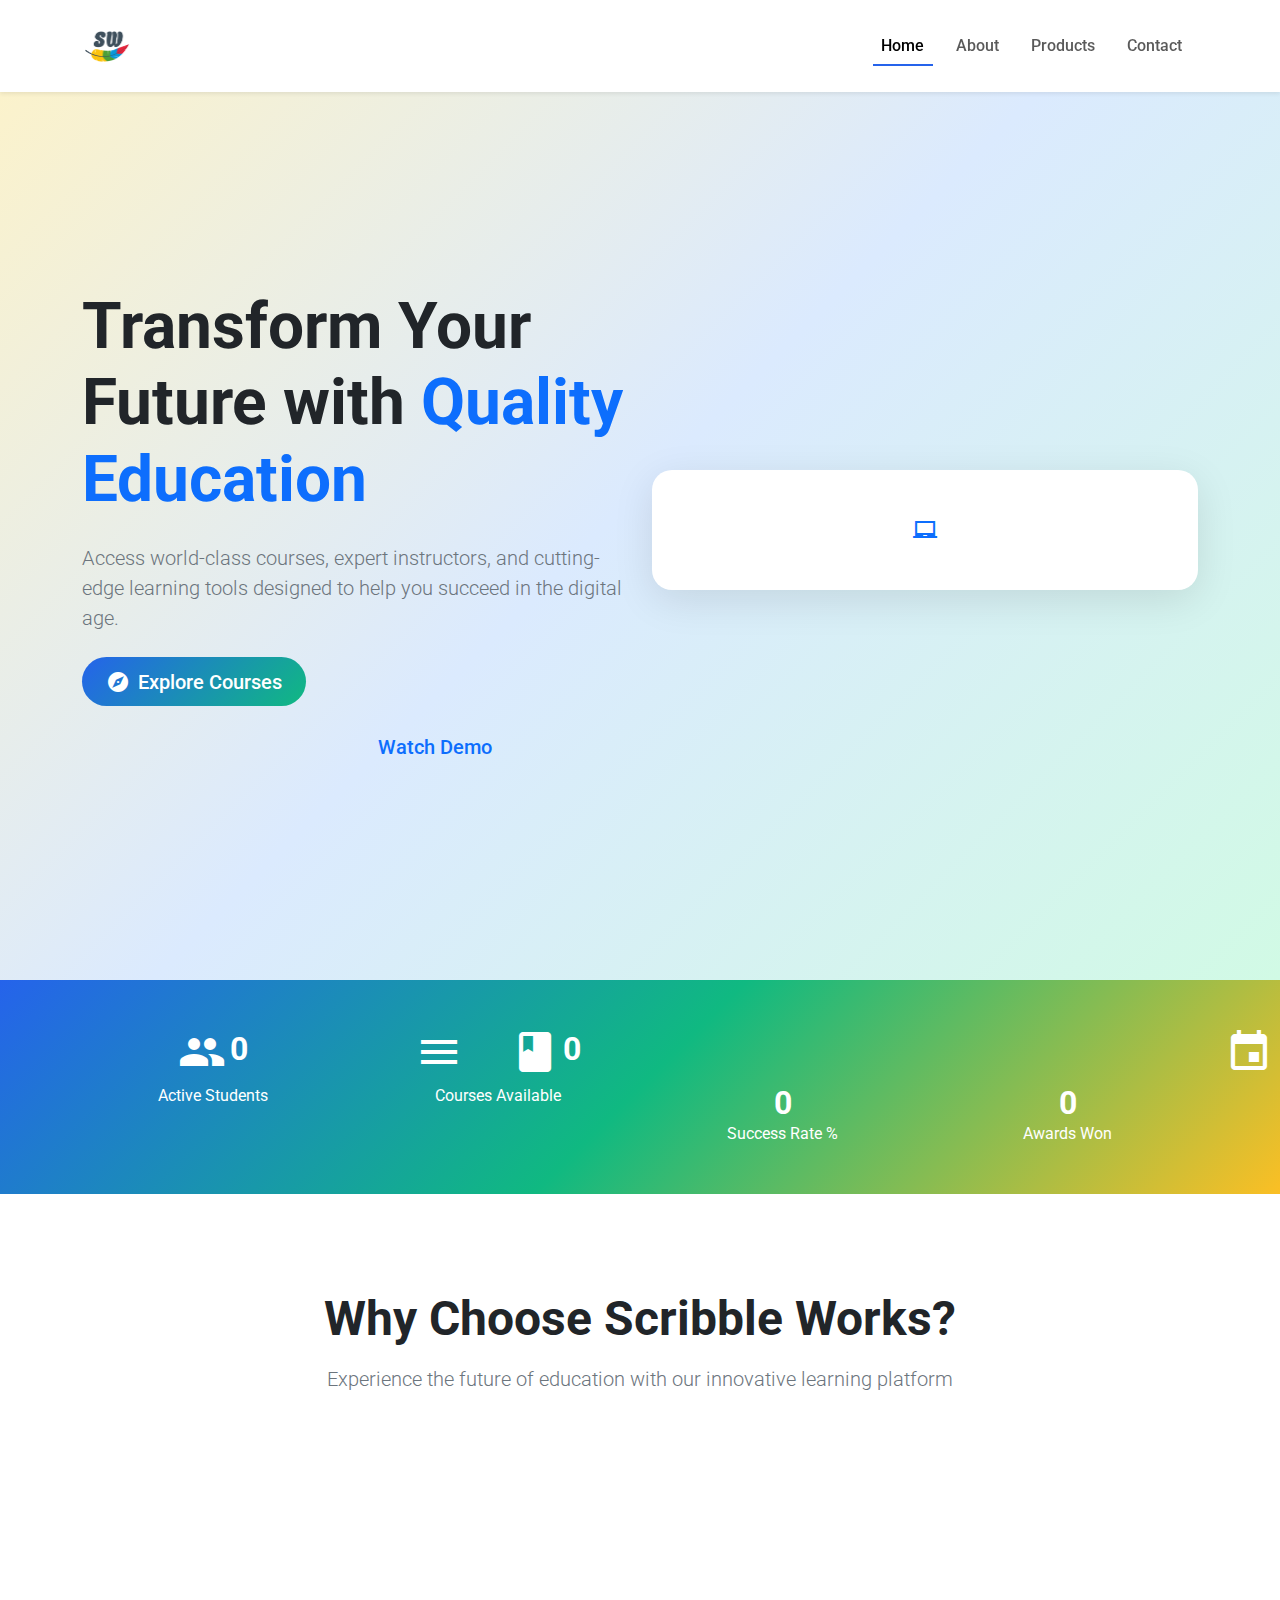
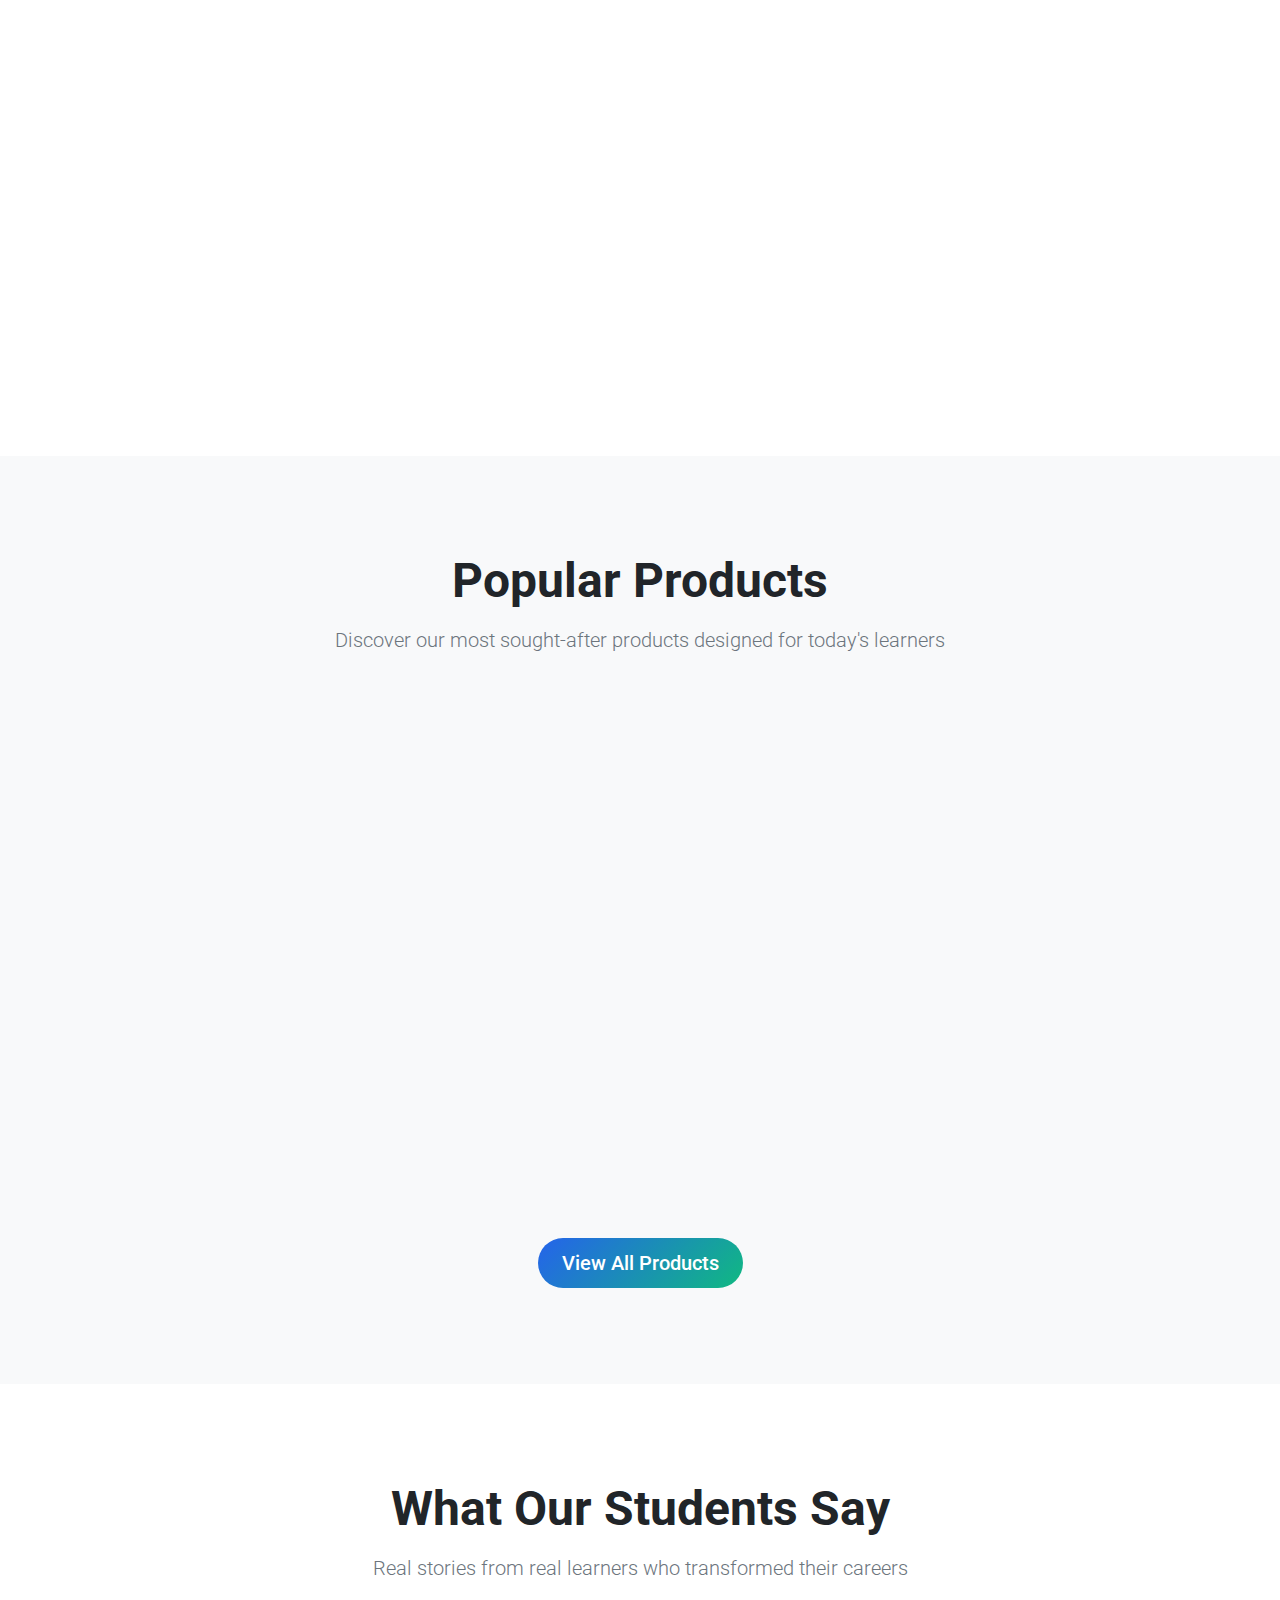
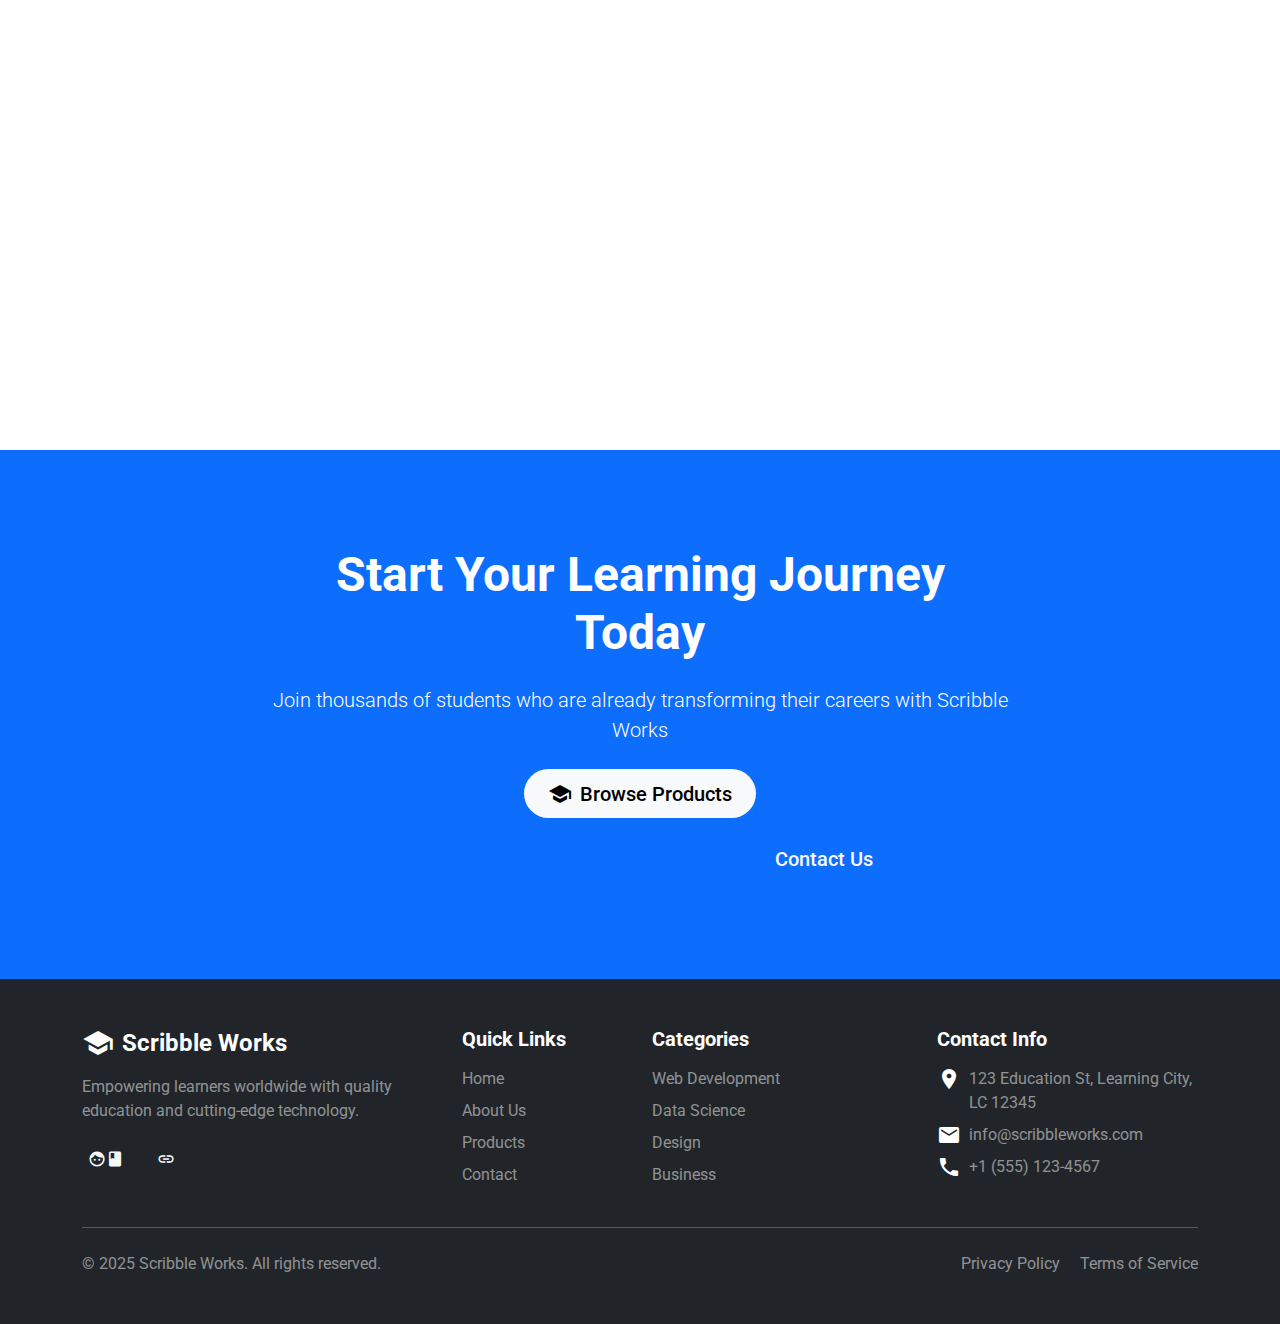
<file: index.html>
<!DOCTYPE html>
<html lang="en">

<head>
    <meta charset="UTF-8">
    <meta name="viewport" content="width=device-width, initial-scale=1.0">
    <title>Scribble Works - Transform Your Learning Journey</title>

    <!-- Bootstrap CSS -->
    <link href="https://cdn.jsdelivr.net/npm/bootstrap@5.3.2/dist/css/bootstrap.min.css" rel="stylesheet">

    <!-- Material UI Icons -->
    <link href="https://fonts.googleapis.com/icon?family=Material+Icons" rel="stylesheet">
    <link href="https://fonts.googleapis.com/css2?family=Roboto:wght@300;400;500;700&display=swap" rel="stylesheet">

    <!-- Custom CSS -->
    <link rel="stylesheet" href="/styles/styles.css">
</head>

<body>
    <!-- Navigation -->
    <nav class="navbar navbar-expand-lg navbar-light bg-white shadow-sm fixed-top">
        <div class="container">
            <a class="navbar-brand d-flex align-items-center" href="index.html">
                <img src="/img/logo.png" height="50" alt="">
            </a>
            <button class="navbar-toggler" type="button" data-bs-toggle="collapse" data-bs-target="#navbarNav">
                <span class="navbar-toggler-icon"></span>
            </button>
            <div class="collapse navbar-collapse" id="navbarNav">
                <ul class="navbar-nav ms-auto">
                    <li class="nav-item">
                        <a class="nav-link active" href="index.html">Home</a>
                    </li>
                    <li class="nav-item">
                        <a class="nav-link" href="about.html">About</a>
                    </li>
                    <li class="nav-item">
                        <a class="nav-link" href="products.html">Products</a>
                    </li>
                    <li class="nav-item">
                        <a class="nav-link" href="contact.html">Contact</a>
                    </li>
                </ul>
            </div>
        </div>
    </nav>

    <!-- Hero Section -->
    <section class="hero-section">
        <div class="container">
            <div class="row align-items-center min-vh-100">
                <div class="col-lg-6">
                    <div class="hero-content">
                        <h1 class="display-3 fw-bold mb-4 animate-fade-in">
                            Transform Your Future with <span class="text-primary">Quality Education</span>
                        </h1>
                        <p class="lead mb-4 text-muted">
                            Access world-class courses, expert instructors, and cutting-edge learning tools designed to
                            help you succeed in the digital age.
                        </p>
                        <div class="d-flex gap-3 flex-wrap">
                            <a href="courses.html" class="btn btn-primary btn-lg">
                                <span class="material-icons align-middle me-2">explore</span>
                                Explore Courses
                            </a>
                            <a href="#features" class="btn btn-outline-primary btn-lg">
                                <span class="material-icons align-middle me-2">play_circle</span>
                                Watch Demo
                            </a>
                        </div>
                    </div>
                </div>
                <div class="col-lg-6">
                    <div class="hero-image text-center">
                        <div class="floating-card">
                            <span class="material-icons display-1 text-primary">laptop_chromebook</span>
                        </div>
                    </div>
                </div>
            </div>
        </div>
    </section>

    <!-- Stats Section -->
    <section class="stats-section py-5 bg-primary text-white">
        <div class="container">
            <div class="row text-center">
                <div class="col-md-3 col-6 mb-4 mb-md-0">
                    <div class="stat-item">
                        <span class="material-icons mb-2" style="font-size: 48px;">people</span>
                        <h2 class="fw-bold mb-0 counter" data-target="50000">0</h2>
                        <p class="mb-0">Active Students</p>
                    </div>
                </div>
                <div class="col-md-3 col-6 mb-4 mb-md-0">
                    <div class="stat-item">
                        <span class="material-icons mb-2" style="font-size: 48px;">menu_book</span>
                        <h2 class="fw-bold mb-0 counter" data-target="500">0</h2>
                        <p class="mb-0">Courses Available</p>
                    </div>
                </div>
                <div class="col-md-3 col-6">
                    <div class="stat-item">
                        <span class="material-icons mb-2" style="font-size: 48px;">verified</span>
                        <h2 class="fw-bold mb-0 counter" data-target="95">0</h2>
                        <p class="mb-0">Success Rate %</p>
                    </div>
                </div>
                <div class="col-md-3 col-6">
                    <div class="stat-item">
                        <span class="material-icons mb-2" style="font-size: 48px;">emoji_events</span>
                        <h2 class="fw-bold mb-0 counter" data-target="15">0</h2>
                        <p class="mb-0">Awards Won</p>
                    </div>
                </div>
            </div>
        </div>
    </section>

    <!-- Features Section -->
    <section id="features" class="py-5">
        <div class="container py-5">
            <div class="row mb-5">
                <div class="col-lg-8 mx-auto text-center">
                    <h2 class="display-5 fw-bold mb-3">Why Choose Scribble Works?</h2>
                    <p class="lead text-muted">Experience the future of education with our innovative learning platform
                    </p>
                </div>
            </div>
            <div class="row g-4">
                <div class="col-lg-4 col-md-6">
                    <div class="card feature-card h-100 border-0 shadow-sm">
                        <div class="card-body p-4">
                            <div
                                class="feature-icon bg-primary bg-opacity-10 rounded-circle d-inline-flex align-items-center justify-content-center mb-3">
                                <span class="material-icons text-primary" style="font-size: 36px;">psychology</span>
                            </div>
                            <h4 class="fw-bold mb-3">Expert Instructors</h4>
                            <p class="text-muted mb-0">Learn from industry professionals with years of real-world
                                experience and proven teaching methods.</p>
                        </div>
                    </div>
                </div>
                <div class="col-lg-4 col-md-6">
                    <div class="card feature-card h-100 border-0 shadow-sm">
                        <div class="card-body p-4">
                            <div
                                class="feature-icon bg-success bg-opacity-10 rounded-circle d-inline-flex align-items-center justify-content-center mb-3">
                                <span class="material-icons text-success" style="font-size: 36px;">access_time</span>
                            </div>
                            <h4 class="fw-bold mb-3">Flexible Learning</h4>
                            <p class="text-muted mb-0">Study at your own pace, anytime and anywhere. Our platform is
                                available 24/7 on all devices.</p>
                        </div>
                    </div>
                </div>
                <div class="col-lg-4 col-md-6">
                    <div class="card feature-card h-100 border-0 shadow-sm">
                        <div class="card-body p-4">
                            <div
                                class="feature-icon bg-warning bg-opacity-10 rounded-circle d-inline-flex align-items-center justify-content-center mb-3">
                                <span class="material-icons text-warning"
                                    style="font-size: 36px;">workspace_premium</span>
                            </div>
                            <h4 class="fw-bold mb-3">Certified Programs</h4>
                            <p class="text-muted mb-0">Earn recognized certificates and credentials that boost your
                                career prospects.</p>
                        </div>
                    </div>
                </div>
                <div class="col-lg-4 col-md-6">
                    <div class="card feature-card h-100 border-0 shadow-sm">
                        <div class="card-body p-4">
                            <div
                                class="feature-icon bg-info bg-opacity-10 rounded-circle d-inline-flex align-items-center justify-content-center mb-3">
                                <span class="material-icons text-info" style="font-size: 36px;">groups</span>
                            </div>
                            <h4 class="fw-bold mb-3">Community Support</h4>
                            <p class="text-muted mb-0">Join a vibrant community of learners and collaborate on projects
                                together.</p>
                        </div>
                    </div>
                </div>
                <div class="col-lg-4 col-md-6">
                    <div class="card feature-card h-100 border-0 shadow-sm">
                        <div class="card-body p-4">
                            <div
                                class="feature-icon bg-danger bg-opacity-10 rounded-circle d-inline-flex align-items-center justify-content-center mb-3">
                                <span class="material-icons text-danger" style="font-size: 36px;">trending_up</span>
                            </div>
                            <h4 class="fw-bold mb-3">Career Growth</h4>
                            <p class="text-muted mb-0">Get career counseling, job placement assistance, and networking
                                opportunities.</p>
                        </div>
                    </div>
                </div>
                <div class="col-lg-4 col-md-6">
                    <div class="card feature-card h-100 border-0 shadow-sm">
                        <div class="card-body p-4">
                            <div
                                class="feature-icon bg-secondary bg-opacity-10 rounded-circle d-inline-flex align-items-center justify-content-center mb-3">
                                <span class="material-icons text-secondary" style="font-size: 36px;">update</span>
                            </div>
                            <h4 class="fw-bold mb-3">Latest Content</h4>
                            <p class="text-muted mb-0">Stay ahead with regularly updated courses aligned with industry
                                trends.</p>
                        </div>
                    </div>
                </div>
            </div>
        </div>
    </section>

    <!-- Popular Products Section -->
    <section class="py-5 bg-light">
        <div class="container py-5">
            <div class="row mb-5">
                <div class="col-lg-8 mx-auto text-center">
                    <h2 class="display-5 fw-bold mb-3">Popular Products</h2>
                    <p class="lead text-muted">Discover our most sought-after products designed for today's learners</p>
                </div>
            </div>
            <div class="row g-4">
                <div class="col-lg-4 col-md-6">
                    <div class="card course-card h-100 border-0 shadow-sm">
                        <div class="card-img-top bg-primary bg-gradient d-flex align-items-center justify-content-center"
                            style="height: 200px;">
                            <span class="material-icons text-white" style="font-size: 72px;">code</span>
                        </div>
                        <div class="card-body">
                            <span class="badge bg-primary mb-2">Development</span>
                            <h5 class="card-title fw-bold">Full Stack Web Development</h5>
                            <p class="card-text text-muted">Master HTML, CSS, JavaScript, React, Node.js, and MongoDB to
                                become a complete web developer.</p>
                            <div class="d-flex align-items-center justify-content-between mt-3">
                                <div class="d-flex align-items-center">
                                    <span class="material-icons text-warning me-1">star</span>
                                    <span class="fw-bold">4.8</span>
                                    <span class="text-muted ms-1">(2,450)</span>
                                </div>
                                <span class="fw-bold text-primary">$99</span>
                            </div>
                        </div>
                        <div class="card-footer bg-white border-0">
                            <a href="products.html" class="btn btn-outline-primary w-100">Learn More</a>
                        </div>
                    </div>
                </div>
                <div class="col-lg-4 col-md-6">
                    <div class="card course-card h-100 border-0 shadow-sm">
                        <div class="card-img-top bg-success bg-gradient d-flex align-items-center justify-content-center"
                            style="height: 200px;">
                            <span class="material-icons text-white" style="font-size: 72px;">analytics</span>
                        </div>
                        <div class="card-body">
                            <span class="badge bg-success mb-2">Data Science</span>
                            <h5 class="card-title fw-bold">Data Science & Machine Learning</h5>
                            <p class="card-text text-muted">Learn Python, pandas, scikit-learn, and deep learning to
                                analyze data and build ML models.</p>
                            <div class="d-flex align-items-center justify-content-between mt-3">
                                <div class="d-flex align-items-center">
                                    <span class="material-icons text-warning me-1">star</span>
                                    <span class="fw-bold">4.9</span>
                                    <span class="text-muted ms-1">(1,890)</span>
                                </div>
                                <span class="fw-bold text-primary">$129</span>
                            </div>
                        </div>
                        <div class="card-footer bg-white border-0">
                            <a href="products.html" class="btn btn-outline-primary w-100">Learn More</a>
                        </div>
                    </div>
                </div>
                <div class="col-lg-4 col-md-6">
                    <div class="card course-card h-100 border-0 shadow-sm">
                        <div class="card-img-top bg-warning bg-gradient d-flex align-items-center justify-content-center"
                            style="height: 200px;">
                            <span class="material-icons text-white" style="font-size: 72px;">palette</span>
                        </div>
                        <div class="card-body">
                            <span class="badge bg-warning mb-2">Design</span>
                            <h5 class="card-title fw-bold">UI/UX Design Mastery</h5>
                            <p class="card-text text-muted">Create stunning user interfaces and experiences with Figma,
                                Adobe XD, and design principles.</p>
                            <div class="d-flex align-items-center justify-content-between mt-3">
                                <div class="d-flex align-items-center">
                                    <span class="material-icons text-warning me-1">star</span>
                                    <span class="fw-bold">4.7</span>
                                    <span class="text-muted ms-1">(1,234)</span>
                                </div>
                                <span class="fw-bold text-primary">$89</span>
                            </div>
                        </div>
                        <div class="card-footer bg-white border-0">
                            <a href="products.html" class="btn btn-outline-primary w-100">Learn More</a>
                        </div>
                    </div>
                </div>
            </div>
            <div class="text-center mt-5">
                <a href="products.html" class="btn btn-primary btn-lg">View All Products</a>
            </div>
        </div>
    </section>

    <!-- Testimonials Section -->
    <section class="py-5">
        <div class="container py-5">
            <div class="row mb-5">
                <div class="col-lg-8 mx-auto text-center">
                    <h2 class="display-5 fw-bold mb-3">What Our Students Say</h2>
                    <p class="lead text-muted">Real stories from real learners who transformed their careers</p>
                </div>
            </div>
            <div class="row g-4">
                <div class="col-lg-4 col-md-6">
                    <div class="card testimonial-card h-100 border-0 shadow-sm">
                        <div class="card-body p-4">
                            <div class="mb-3">
                                <span class="material-icons text-warning">star</span>
                                <span class="material-icons text-warning">star</span>
                                <span class="material-icons text-warning">star</span>
                                <span class="material-icons text-warning">star</span>
                                <span class="material-icons text-warning">star</span>
                            </div>
                            <p class="mb-4">"Scribble Works transformed my career! The courses are well-structured, and
                                the
                                instructors are incredibly knowledgeable. I landed my dream job as a software developer
                                within 3 months of completing the program."</p>
                            <div class="d-flex align-items-center">
                                <div class="avatar bg-primary text-white rounded-circle d-flex align-items-center justify-content-center me-3"
                                    style="width: 50px; height: 50px;">
                                    <span class="fw-bold">SM</span>
                                </div>
                                <div>
                                    <h6 class="mb-0 fw-bold">Sarah Mitchell</h6>
                                    <small class="text-muted">Software Developer</small>
                                </div>
                            </div>
                        </div>
                    </div>
                </div>
                <div class="col-lg-4 col-md-6">
                    <div class="card testimonial-card h-100 border-0 shadow-sm">
                        <div class="card-body p-4">
                            <div class="mb-3">
                                <span class="material-icons text-warning">star</span>
                                <span class="material-icons text-warning">star</span>
                                <span class="material-icons text-warning">star</span>
                                <span class="material-icons text-warning">star</span>
                                <span class="material-icons text-warning">star</span>
                            </div>
                            <p class="mb-4">"The data science course exceeded my expectations. The hands-on projects and
                                real-world examples helped me understand complex concepts easily. Highly recommended for
                                anyone looking to break into tech!"</p>
                            <div class="d-flex align-items-center">
                                <div class="avatar bg-success text-white rounded-circle d-flex align-items-center justify-content-center me-3"
                                    style="width: 50px; height: 50px;">
                                    <span class="fw-bold">JC</span>
                                </div>
                                <div>
                                    <h6 class="mb-0 fw-bold">James Chen</h6>
                                    <small class="text-muted">Data Analyst</small>
                                </div>
                            </div>
                        </div>
                    </div>
                </div>
                <div class="col-lg-4 col-md-6">
                    <div class="card testimonial-card h-100 border-0 shadow-sm">
                        <div class="card-body p-4">
                            <div class="mb-3">
                                <span class="material-icons text-warning">star</span>
                                <span class="material-icons text-warning">star</span>
                                <span class="material-icons text-warning">star</span>
                                <span class="material-icons text-warning">star</span>
                                <span class="material-icons text-warning">star</span>
                            </div>
                            <p class="mb-4">"As a working professional, the flexible learning schedule was perfect for
                                me. The UI/UX course was comprehensive and the support from instructors and community
                                was amazing."</p>
                            <div class="d-flex align-items-center">
                                <div class="avatar bg-warning text-white rounded-circle d-flex align-items-center justify-content-center me-3"
                                    style="width: 50px; height: 50px;">
                                    <span class="fw-bold">EP</span>
                                </div>
                                <div>
                                    <h6 class="mb-0 fw-bold">Emily Parker</h6>
                                    <small class="text-muted">UX Designer</small>
                                </div>
                            </div>
                        </div>
                    </div>
                </div>
            </div>
        </div>
    </section>

    <!-- CTA Section -->
    <section id="signup" class="py-5 bg-primary text-white">
        <div class="container py-5">
            <div class="row align-items-center">
                <div class="col-lg-8 mx-auto text-center">
                    <h2 class="display-5 fw-bold mb-4">Start Your Learning Journey Today</h2>
                    <p class="lead mb-4">Join thousands of students who are already transforming their careers with
                        Scribble Works</p>
                    <div class="d-flex gap-3 justify-content-center flex-wrap">
                        <a href="products.html" class="btn btn-light btn-lg">
                            <span class="material-icons align-middle me-2">school</span>
                            Browse Products
                        </a>
                        <a href="contact.html" class="btn btn-outline-light btn-lg">
                            <span class="material-icons align-middle me-2">contact_support</span>
                            Contact Us
                        </a>
                    </div>
                </div>
            </div>
        </div>
    </section>

    <!-- Footer -->
    <footer class="bg-dark text-white py-5">
        <div class="container">
            <div class="row g-4">
                <div class="col-lg-4 col-md-6">
                    <div class="d-flex align-items-center mb-3">
                        <span class="material-icons me-2" style="font-size: 32px;">school</span>
                        <h4 class="mb-0 fw-bold">Scribble Works</h4>
                    </div>
                    <p class="text-white-50">Empowering learners worldwide with quality education and cutting-edge
                        technology.</p>
                    <div class="social-links">
                        <a href="#" class="btn btn-outline-light btn-sm me-2 rounded-circle">
                            <span class="material-icons" style="font-size: 18px;">facebook</span>
                        </a>
                        <a href="#" class="btn btn-outline-light btn-sm me-2 rounded-circle">
                            <span class="material-icons" style="font-size: 18px;">link</span>
                        </a>
                        <a href="#" class="btn btn-outline-light btn-sm me-2 rounded-circle">
                            <span class="material-icons" style="font-size: 18px;">tag</span>
                        </a>
                    </div>
                </div>
                <div class="col-lg-2 col-md-6">
                    <h5 class="fw-bold mb-3">Quick Links</h5>
                    <ul class="list-unstyled">
                        <li class="mb-2"><a href="index.html" class="text-white-50 text-decoration-none">Home</a></li>
                        <li class="mb-2"><a href="about.html" class="text-white-50 text-decoration-none">About Us</a>
                        </li>
                        <li class="mb-2"><a href="products.html" class="text-white-50 text-decoration-none">Products</a>
                        </li>
                        <li class="mb-2"><a href="contact.html" class="text-white-50 text-decoration-none">Contact</a>
                        </li>
                    </ul>
                </div>
                <div class="col-lg-3 col-md-6">
                    <h5 class="fw-bold mb-3">Categories</h5>
                    <ul class="list-unstyled">
                        <li class="mb-2"><a href="products.html" class="text-white-50 text-decoration-none">Web
                                Development</a></li>
                        <li class="mb-2"><a href="products.html" class="text-white-50 text-decoration-none">Data
                                Science</a></li>
                        <li class="mb-2"><a href="products.html" class="text-white-50 text-decoration-none">Design</a>
                        </li>
                        <li class="mb-2"><a href="products.html" class="text-white-50 text-decoration-none">Business</a>
                        </li>
                    </ul>
                </div>
                <div class="col-lg-3 col-md-6">
                    <h5 class="fw-bold mb-3">Contact Info</h5>
                    <ul class="list-unstyled">
                        <li class="mb-2 d-flex align-items-start">
                            <span class="material-icons me-2">location_on</span>
                            <span class="text-white-50">123 Education St, Learning City, LC 12345</span>
                        </li>
                        <li class="mb-2 d-flex align-items-center">
                            <span class="material-icons me-2">email</span>
                            <span class="text-white-50">info@scribbleworks.com</span>
                        </li>
                        <li class="mb-2 d-flex align-items-center">
                            <span class="material-icons me-2">phone</span>
                            <span class="text-white-50">+1 (555) 123-4567</span>
                        </li>
                    </ul>
                </div>
            </div>
            <hr class="my-4 bg-white opacity-25">
            <div class="row">
                <div class="col-md-6 text-center text-md-start">
                    <p class="mb-0 text-white-50">&copy; 2025 Scribble Works. All rights reserved.</p>
                </div>
                <div class="col-md-6 text-center text-md-end">
                    <a href="#" class="text-white-50 text-decoration-none me-3">Privacy Policy</a>
                    <a href="#" class="text-white-50 text-decoration-none">Terms of Service</a>
                </div>
            </div>
        </div>
    </footer>

    <!-- Bootstrap JS -->
    <script src="https://cdn.jsdelivr.net/npm/bootstrap@5.3.2/dist/js/bootstrap.bundle.min.js"></script>

    <!-- Custom JS -->
    <script src="/script/script.js"></script>
</body>

</html>
</file>
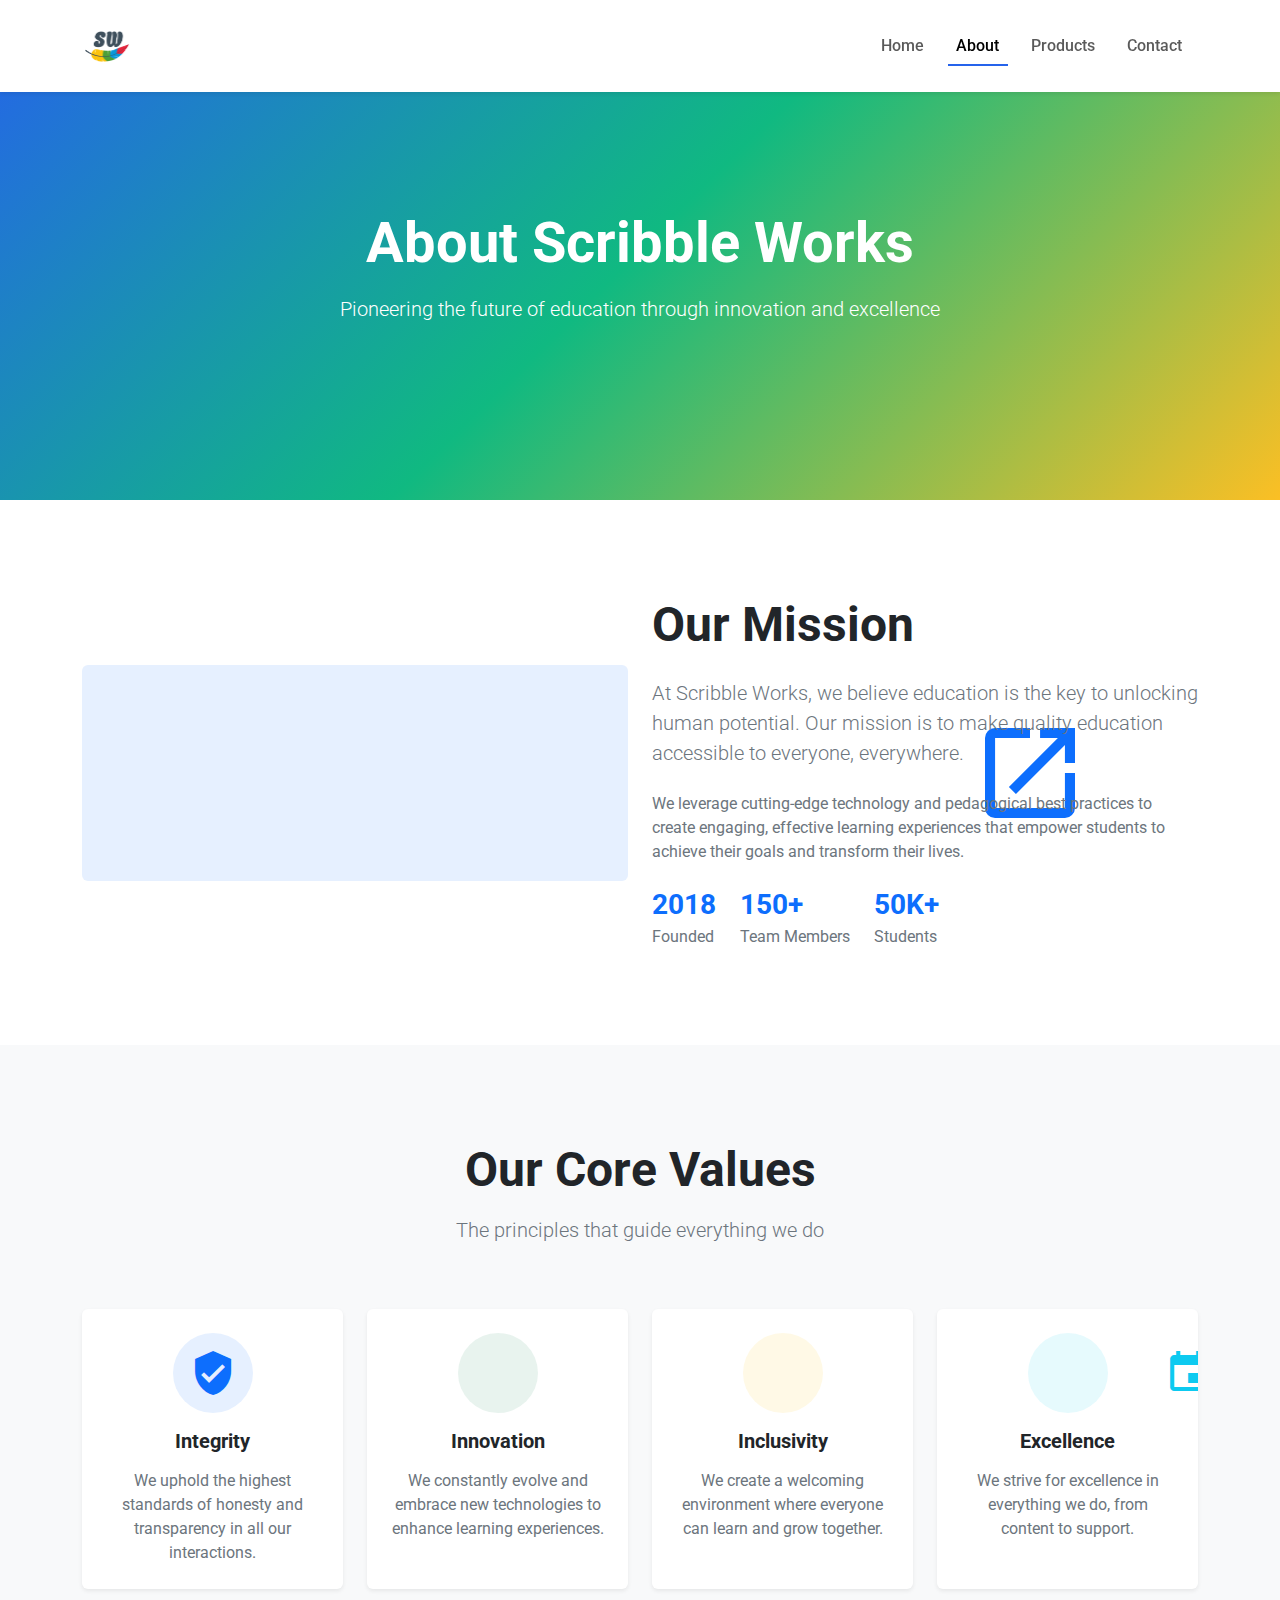
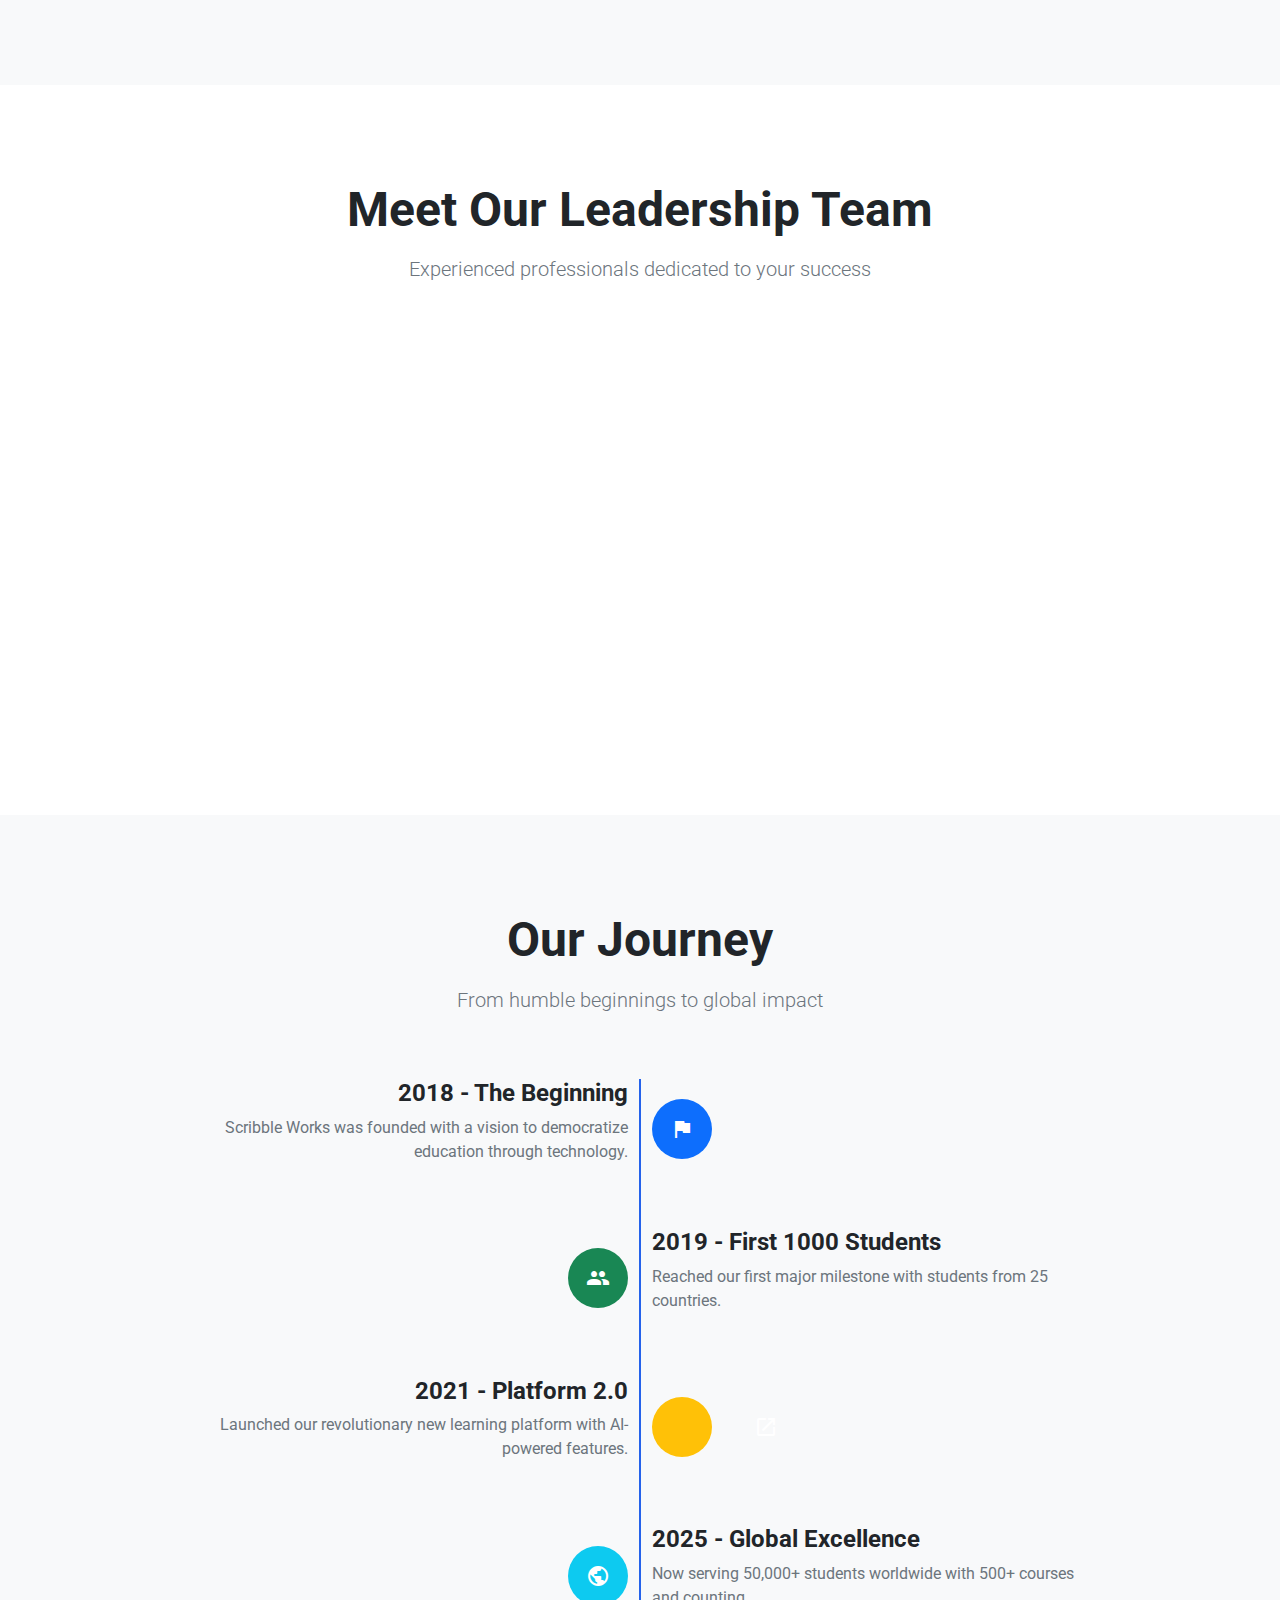
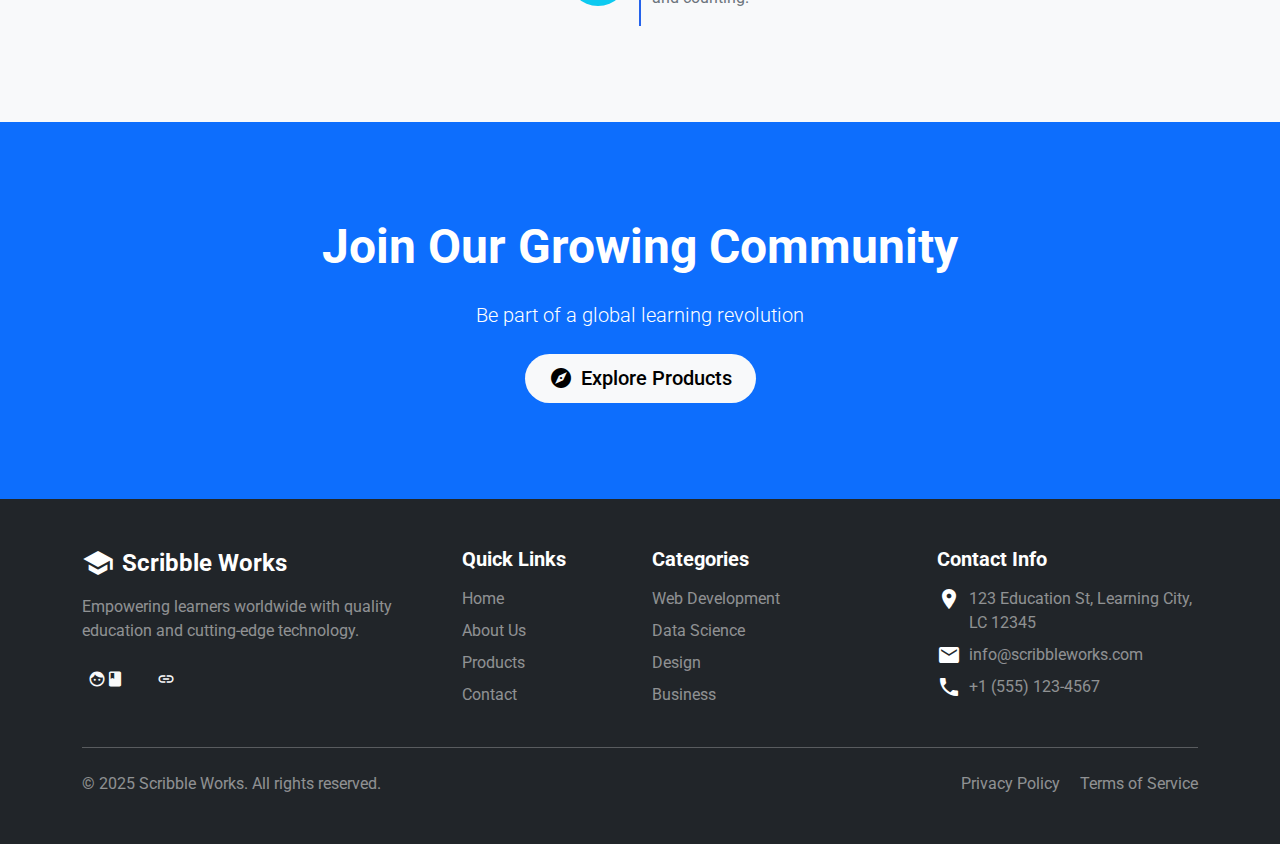
<file: about.html>
<!DOCTYPE html>
<html lang="en">

<head>
    <meta charset="UTF-8">
    <meta name="viewport" content="width=device-width, initial-scale=1.0">
    <title>About Us - Scribble Works</title>

    <!-- Bootstrap CSS -->
    <link href="https://cdn.jsdelivr.net/npm/bootstrap@5.3.2/dist/css/bootstrap.min.css" rel="stylesheet">

    <!-- Material UI Icons -->
    <link href="https://fonts.googleapis.com/icon?family=Material+Icons" rel="stylesheet">
    <link href="https://fonts.googleapis.com/css2?family=Roboto:wght@300;400;500;700&display=swap" rel="stylesheet">

    <!-- Custom CSS -->
    <link rel="stylesheet" href="/styles/styles.css">
</head>

<body>
    <!-- Navigation -->
    <nav class="navbar navbar-expand-lg navbar-light bg-white shadow-sm fixed-top">
        <div class="container">
            <a class="navbar-brand d-flex align-items-center" href="index.html">
                <img src="/img/logo.png" height="50" alt="">
            </a>
            <button class="navbar-toggler" type="button" data-bs-toggle="collapse" data-bs-target="#navbarNav">
                <span class="navbar-toggler-icon"></span>
            </button>
            <div class="collapse navbar-collapse" id="navbarNav">
                <ul class="navbar-nav ms-auto">
                    <li class="nav-item">
                        <a class="nav-link" href="index.html">Home</a>
                    </li>
                    <li class="nav-item">
                        <a class="nav-link active" href="about.html">About</a>
                    </li>
                    <li class="nav-item">
                        <a class="nav-link" href="products.html">Products</a>
                    </li>
                    <li class="nav-item">
                        <a class="nav-link" href="contact.html">Contact</a>
                    </li>
                </ul>
            </div>
        </div>
    </nav>

    <!-- Page Header -->
    <section class="page-header bg-primary text-white">
        <div class="container">
            <div class="row align-items-center" style="min-height: 350px;">
                <div class="col-lg-8 mx-auto text-center">
                    <h1 class="display-4 fw-bold mb-3">About Scribble Works</h1>
                    <p class="lead">Pioneering the future of education through innovation and excellence</p>
                </div>
            </div>
        </div>
    </section>

    <!-- Mission Section -->
    <section class="py-5">
        <div class="container py-5">
            <div class="row align-items-center">
                <div class="col-lg-6 mb-4 mb-lg-0">
                    <div class="bg-primary bg-opacity-10 rounded p-5 text-center">
                        <span class="material-icons text-primary" style="font-size: 120px;">rocket_launch</span>
                    </div>
                </div>
                <div class="col-lg-6">
                    <h2 class="display-5 fw-bold mb-4">Our Mission</h2>
                    <p class="lead text-muted mb-4">
                        At Scribble Works, we believe education is the key to unlocking human potential. Our mission is
                        to make
                        quality education accessible to everyone, everywhere.
                    </p>
                    <p class="text-muted mb-4">
                        We leverage cutting-edge technology and pedagogical best practices to create engaging, effective
                        learning experiences that empower students to achieve their goals and transform their lives.
                    </p>
                    <div class="d-flex gap-4">
                        <div>
                            <h3 class="fw-bold text-primary mb-1">2018</h3>
                            <p class="text-muted mb-0">Founded</p>
                        </div>
                        <div>
                            <h3 class="fw-bold text-primary mb-1">150+</h3>
                            <p class="text-muted mb-0">Team Members</p>
                        </div>
                        <div>
                            <h3 class="fw-bold text-primary mb-1">50K+</h3>
                            <p class="text-muted mb-0">Students</p>
                        </div>
                    </div>
                </div>
            </div>
        </div>
    </section>

    <!-- Values Section -->
    <section class="py-5 bg-light">
        <div class="container py-5">
            <div class="row mb-5">
                <div class="col-lg-8 mx-auto text-center">
                    <h2 class="display-5 fw-bold mb-3">Our Core Values</h2>
                    <p class="lead text-muted">The principles that guide everything we do</p>
                </div>
            </div>
            <div class="row g-4">
                <div class="col-lg-3 col-md-6">
                    <div class="card border-0 shadow-sm h-100 text-center">
                        <div class="card-body p-4">
                            <div class="bg-primary bg-opacity-10 rounded-circle d-inline-flex align-items-center justify-content-center mb-3"
                                style="width: 80px; height: 80px;">
                                <span class="material-icons text-primary" style="font-size: 48px;">verified_user</span>
                            </div>
                            <h5 class="fw-bold mb-3">Integrity</h5>
                            <p class="text-muted mb-0">We uphold the highest standards of honesty and transparency in
                                all our interactions.</p>
                        </div>
                    </div>
                </div>
                <div class="col-lg-3 col-md-6">
                    <div class="card border-0 shadow-sm h-100 text-center">
                        <div class="card-body p-4">
                            <div class="bg-success bg-opacity-10 rounded-circle d-inline-flex align-items-center justify-content-center mb-3"
                                style="width: 80px; height: 80px;">
                                <span class="material-icons text-success" style="font-size: 48px;">lightbulb</span>
                            </div>
                            <h5 class="fw-bold mb-3">Innovation</h5>
                            <p class="text-muted mb-0">We constantly evolve and embrace new technologies to enhance
                                learning experiences.</p>
                        </div>
                    </div>
                </div>
                <div class="col-lg-3 col-md-6">
                    <div class="card border-0 shadow-sm h-100 text-center">
                        <div class="card-body p-4">
                            <div class="bg-warning bg-opacity-10 rounded-circle d-inline-flex align-items-center justify-content-center mb-3"
                                style="width: 80px; height: 80px;">
                                <span class="material-icons text-warning" style="font-size: 48px;">diversity_3</span>
                            </div>
                            <h5 class="fw-bold mb-3">Inclusivity</h5>
                            <p class="text-muted mb-0">We create a welcoming environment where everyone can learn and
                                grow together.</p>
                        </div>
                    </div>
                </div>
                <div class="col-lg-3 col-md-6">
                    <div class="card border-0 shadow-sm h-100 text-center">
                        <div class="card-body p-4">
                            <div class="bg-info bg-opacity-10 rounded-circle d-inline-flex align-items-center justify-content-center mb-3"
                                style="width: 80px; height: 80px;">
                                <span class="material-icons text-info" style="font-size: 48px;">emoji_events</span>
                            </div>
                            <h5 class="fw-bold mb-3">Excellence</h5>
                            <p class="text-muted mb-0">We strive for excellence in everything we do, from content to
                                support.</p>
                        </div>
                    </div>
                </div>
            </div>
        </div>
    </section>

    <!-- Team Section -->
    <section class="py-5">
        <div class="container py-5">
            <div class="row mb-5">
                <div class="col-lg-8 mx-auto text-center">
                    <h2 class="display-5 fw-bold mb-3">Meet Our Leadership Team</h2>
                    <p class="lead text-muted">Experienced professionals dedicated to your success</p>
                </div>
            </div>
            <div class="row g-4">
                <div class="col-lg-3 col-md-6">
                    <div class="card team-card border-0 shadow-sm h-100">
                        <div class="card-body text-center p-4">
                            <div class="avatar-large bg-primary text-white rounded-circle d-inline-flex align-items-center justify-content-center mb-3"
                                style="width: 120px; height: 120px;">
                                <span class="display-4 fw-bold">JD</span>
                            </div>
                            <h5 class="fw-bold mb-1">John Davis</h5>
                            <p class="text-muted mb-3">CEO & Founder</p>
                            <p class="small text-muted">Former VP of Education at TechCorp with 15+ years in edtech</p>
                            <div class="social-links mt-3">
                                <a href="#" class="btn btn-sm btn-outline-primary rounded-circle me-2">
                                    <span class="material-icons" style="font-size: 16px;">link</span>
                                </a>
                                <a href="#" class="btn btn-sm btn-outline-primary rounded-circle">
                                    <span class="material-icons" style="font-size: 16px;">tag</span>
                                </a>
                            </div>
                        </div>
                    </div>
                </div>
                <div class="col-lg-3 col-md-6">
                    <div class="card team-card border-0 shadow-sm h-100">
                        <div class="card-body text-center p-4">
                            <div class="avatar-large bg-success text-white rounded-circle d-inline-flex align-items-center justify-content-center mb-3"
                                style="width: 120px; height: 120px;">
                                <span class="display-4 fw-bold">RT</span>
                            </div>
                            <h5 class="fw-bold mb-1">Rachel Thompson</h5>
                            <p class="text-muted mb-3">Chief Learning Officer</p>
                            <p class="small text-muted">PhD in Educational Psychology, award-winning curriculum designer
                            </p>
                            <div class="social-links mt-3">
                                <a href="#" class="btn btn-sm btn-outline-primary rounded-circle me-2">
                                    <span class="material-icons" style="font-size: 16px;">link</span>
                                </a>
                                <a href="#" class="btn btn-sm btn-outline-primary rounded-circle">
                                    <span class="material-icons" style="font-size: 16px;">tag</span>
                                </a>
                            </div>
                        </div>
                    </div>
                </div>
                <div class="col-lg-3 col-md-6">
                    <div class="card team-card border-0 shadow-sm h-100">
                        <div class="card-body text-center p-4">
                            <div class="avatar-large bg-warning text-white rounded-circle d-inline-flex align-items-center justify-content-center mb-3"
                                style="width: 120px; height: 120px;">
                                <span class="display-4 fw-bold">MP</span>
                            </div>
                            <h5 class="fw-bold mb-1">Michael Patel</h5>
                            <p class="text-muted mb-3">CTO</p>
                            <p class="small text-muted">Former Senior Engineer at Google, expert in scalable platforms
                            </p>
                            <div class="social-links mt-3">
                                <a href="#" class="btn btn-sm btn-outline-primary rounded-circle me-2">
                                    <span class="material-icons" style="font-size: 16px;">link</span>
                                </a>
                                <a href="#" class="btn btn-sm btn-outline-primary rounded-circle">
                                    <span class="material-icons" style="font-size: 16px;">tag</span>
                                </a>
                            </div>
                        </div>
                    </div>
                </div>
                <div class="col-lg-3 col-md-6">
                    <div class="card team-card border-0 shadow-sm h-100">
                        <div class="card-body text-center p-4">
                            <div class="avatar-large bg-info text-white rounded-circle d-inline-flex align-items-center justify-content-center mb-3"
                                style="width: 120px; height: 120px;">
                                <span class="display-4 fw-bold">LK</span>
                            </div>
                            <h5 class="fw-bold mb-1">Lisa Kim</h5>
                            <p class="text-muted mb-3">Head of Marketing</p>
                            <p class="small text-muted">Marketing strategist with a passion for education accessibility
                            </p>
                            <div class="social-links mt-3">
                                <a href="#" class="btn btn-sm btn-outline-primary rounded-circle me-2">
                                    <span class="material-icons" style="font-size: 16px;">link</span>
                                </a>
                                <a href="#" class="btn btn-sm btn-outline-primary rounded-circle">
                                    <span class="material-icons" style="font-size: 16px;">tag</span>
                                </a>
                            </div>
                        </div>
                    </div>
                </div>
            </div>
        </div>
    </section>

    <!-- Timeline Section -->
    <section class="py-5 bg-light">
        <div class="container py-5">
            <div class="row mb-5">
                <div class="col-lg-8 mx-auto text-center">
                    <h2 class="display-5 fw-bold mb-3">Our Journey</h2>
                    <p class="lead text-muted">From humble beginnings to global impact</p>
                </div>
            </div>
            <div class="row">
                <div class="col-lg-10 mx-auto">
                    <div class="timeline">
                        <div class="timeline-item mb-5">
                            <div class="row align-items-center">
                                <div class="col-md-6 text-md-end mb-3 mb-md-0">
                                    <h4 class="fw-bold">2018 - The Beginning</h4>
                                    <p class="text-muted">Scribble Works was founded with a vision to democratize
                                        education
                                        through technology.</p>
                                </div>
                                <div class="col-md-6">
                                    <div class="timeline-badge bg-primary text-white rounded-circle d-inline-flex align-items-center justify-content-center"
                                        style="width: 60px; height: 60px;">
                                        <span class="material-icons">flag</span>
                                    </div>
                                </div>
                            </div>
                        </div>
                        <div class="timeline-item mb-5">
                            <div class="row align-items-center">
                                <div class="col-md-6 order-md-2 mb-3 mb-md-0">
                                    <h4 class="fw-bold">2019 - First 1000 Students</h4>
                                    <p class="text-muted">Reached our first major milestone with students from 25
                                        countries.</p>
                                </div>
                                <div class="col-md-6 order-md-1 text-md-end">
                                    <div class="timeline-badge bg-success text-white rounded-circle d-inline-flex align-items-center justify-content-center"
                                        style="width: 60px; height: 60px;">
                                        <span class="material-icons">people</span>
                                    </div>
                                </div>
                            </div>
                        </div>
                        <div class="timeline-item mb-5">
                            <div class="row align-items-center">
                                <div class="col-md-6 text-md-end mb-3 mb-md-0">
                                    <h4 class="fw-bold">2021 - Platform 2.0</h4>
                                    <p class="text-muted">Launched our revolutionary new learning platform with
                                        AI-powered features.</p>
                                </div>
                                <div class="col-md-6">
                                    <div class="timeline-badge bg-warning text-white rounded-circle d-inline-flex align-items-center justify-content-center"
                                        style="width: 60px; height: 60px;">
                                        <span class="material-icons">rocket_launch</span>
                                    </div>
                                </div>
                            </div>
                        </div>
                        <div class="timeline-item">
                            <div class="row align-items-center">
                                <div class="col-md-6 order-md-2 mb-3 mb-md-0">
                                    <h4 class="fw-bold">2025 - Global Excellence</h4>
                                    <p class="text-muted">Now serving 50,000+ students worldwide with 500+ courses and
                                        counting.</p>
                                </div>
                                <div class="col-md-6 order-md-1 text-md-end">
                                    <div class="timeline-badge bg-info text-white rounded-circle d-inline-flex align-items-center justify-content-center"
                                        style="width: 60px; height: 60px;">
                                        <span class="material-icons">public</span>
                                    </div>
                                </div>
                            </div>
                        </div>
                    </div>
                </div>
            </div>
        </div>
    </section>

    <!-- CTA Section -->
    <section class="py-5 bg-primary text-white">
        <div class="container py-5">
            <div class="row align-items-center">
                <div class="col-lg-8 mx-auto text-center">
                    <h2 class="display-5 fw-bold mb-4">Join Our Growing Community</h2>
                    <p class="lead mb-4">Be part of a global learning revolution</p>
                    <a href="products.html" class="btn btn-light btn-lg">
                        <span class="material-icons align-middle me-2">explore</span>
                        Explore Products
                    </a>
                </div>
            </div>
        </div>
    </section>

    <!-- Footer -->
    <footer class="bg-dark text-white py-5">
        <div class="container">
            <div class="row g-4">
                <div class="col-lg-4 col-md-6">
                    <div class="d-flex align-items-center mb-3">
                        <span class="material-icons me-2" style="font-size: 32px;">school</span>
                        <h4 class="mb-0 fw-bold">Scribble Works</h4>
                    </div>
                    <p class="text-white-50">Empowering learners worldwide with quality education and cutting-edge
                        technology.</p>
                    <div class="social-links">
                        <a href="#" class="btn btn-outline-light btn-sm me-2 rounded-circle">
                            <span class="material-icons" style="font-size: 18px;">facebook</span>
                        </a>
                        <a href="#" class="btn btn-outline-light btn-sm me-2 rounded-circle">
                            <span class="material-icons" style="font-size: 18px;">link</span>
                        </a>
                        <a href="#" class="btn btn-outline-light btn-sm me-2 rounded-circle">
                            <span class="material-icons" style="font-size: 18px;">tag</span>
                        </a>
                    </div>
                </div>
                <div class="col-lg-2 col-md-6">
                    <h5 class="fw-bold mb-3">Quick Links</h5>
                    <ul class="list-unstyled">
                        <li class="mb-2"><a href="index.html" class="text-white-50 text-decoration-none">Home</a></li>
                        <li class="mb-2"><a href="about.html" class="text-white-50 text-decoration-none">About Us</a>
                        </li>
                        <li class="mb-2"><a href="products.html" class="text-white-50 text-decoration-none">Products</a>
                        </li>
                        <li class="mb-2"><a href="contact.html" class="text-white-50 text-decoration-none">Contact</a>
                        </li>
                    </ul>
                </div>
                <div class="col-lg-3 col-md-6">
                    <h5 class="fw-bold mb-3">Categories</h5>
                    <ul class="list-unstyled">
                        <li class="mb-2"><a href="products.html" class="text-white-50 text-decoration-none">Web
                                Development</a></li>
                        <li class="mb-2"><a href="products.html" class="text-white-50 text-decoration-none">Data
                                Science</a></li>
                        <li class="mb-2"><a href="products.html" class="text-white-50 text-decoration-none">Design</a>
                        </li>
                        <li class="mb-2"><a href="products.html" class="text-white-50 text-decoration-none">Business</a>
                        </li>
                    </ul>
                </div>
                <div class="col-lg-3 col-md-6">
                    <h5 class="fw-bold mb-3">Contact Info</h5>
                    <ul class="list-unstyled">
                        <li class="mb-2 d-flex align-items-start">
                            <span class="material-icons me-2">location_on</span>
                            <span class="text-white-50">123 Education St, Learning City, LC 12345</span>
                        </li>
                        <li class="mb-2 d-flex align-items-center">
                            <span class="material-icons me-2">email</span>
                            <span class="text-white-50">info@scribbleworks.com</span>
                        </li>
                        <li class="mb-2 d-flex align-items-center">
                            <span class="material-icons me-2">phone</span>
                            <span class="text-white-50">+1 (555) 123-4567</span>
                        </li>
                    </ul>
                </div>
            </div>
            <hr class="my-4 bg-white opacity-25">
            <div class="row">
                <div class="col-md-6 text-center text-md-start">
                    <p class="mb-0 text-white-50">&copy; 2025 Scribble Works. All rights reserved.</p>
                </div>
                <div class="col-md-6 text-center text-md-end">
                    <a href="#" class="text-white-50 text-decoration-none me-3">Privacy Policy</a>
                    <a href="#" class="text-white-50 text-decoration-none">Terms of Service</a>
                </div>
            </div>
        </div>
    </footer>

    <!-- Bootstrap JS -->
    <script src="https://cdn.jsdelivr.net/npm/bootstrap@5.3.2/dist/js/bootstrap.bundle.min.js"></script>

    <!-- Custom JS -->
    <script src="/script/script.js"></script>
</body>

</html>
</file>
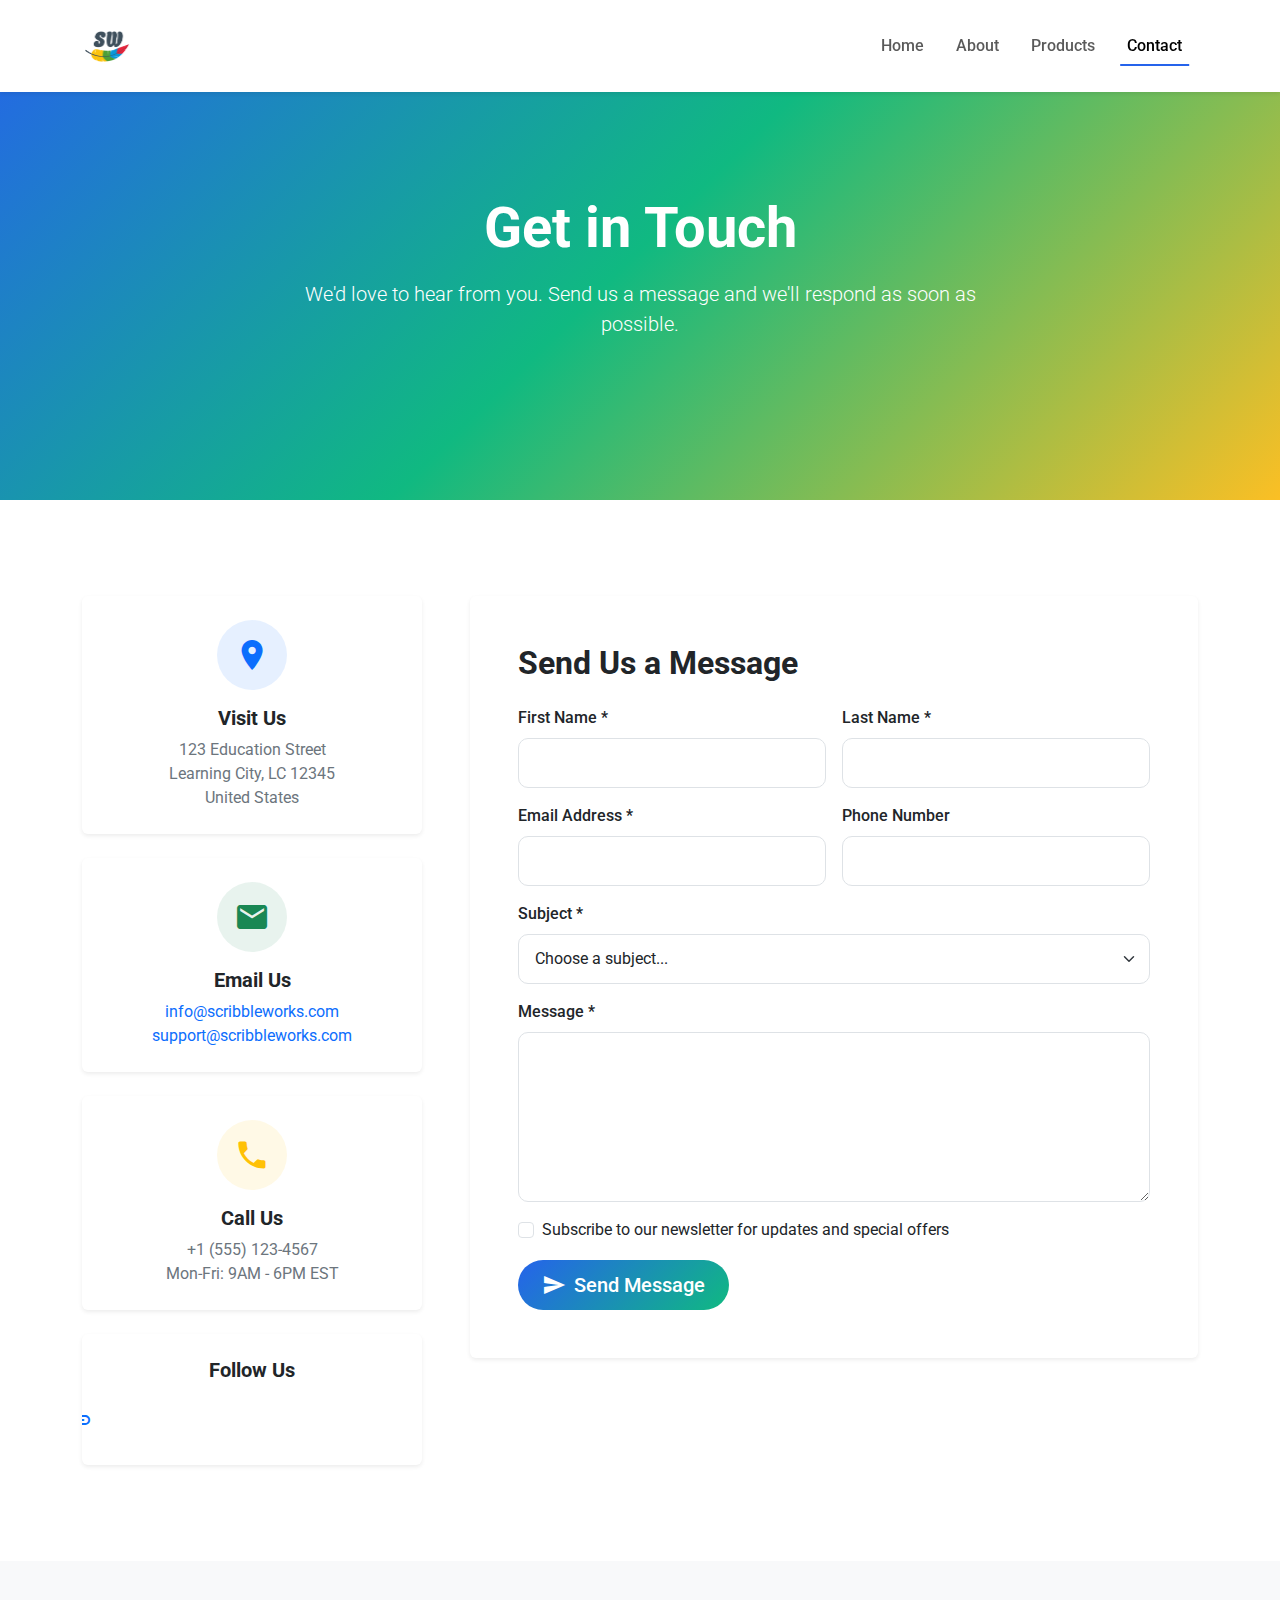
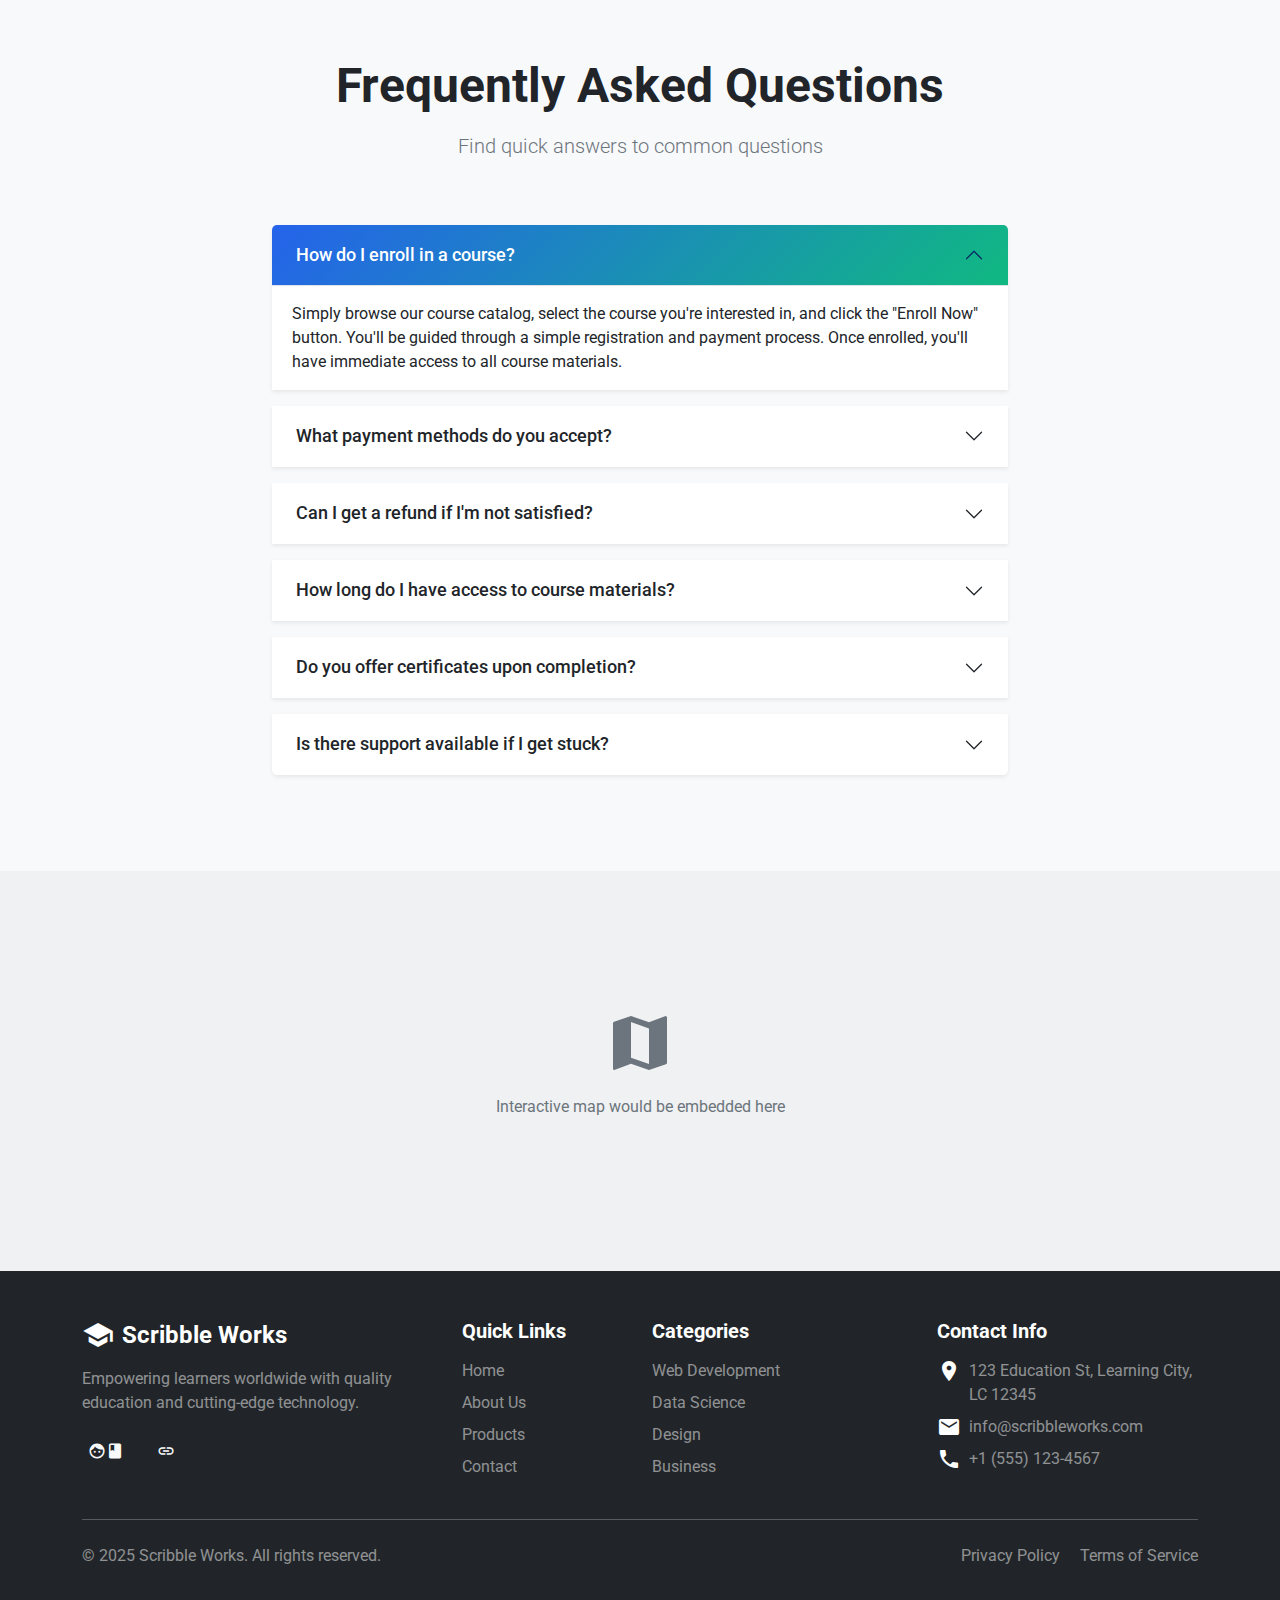
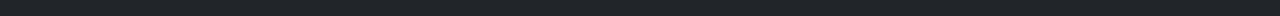
<file: contact.html>
<!DOCTYPE html>
<html lang="en">

<head>
    <meta charset="UTF-8">
    <meta name="viewport" content="width=device-width, initial-scale=1.0">
    <title>Contact Us - Scribble Works</title>

    <!-- Bootstrap CSS -->
    <link href="https://cdn.jsdelivr.net/npm/bootstrap@5.3.2/dist/css/bootstrap.min.css" rel="stylesheet">

    <!-- Material UI Icons -->
    <link href="https://fonts.googleapis.com/icon?family=Material+Icons" rel="stylesheet">
    <link href="https://fonts.googleapis.com/css2?family=Roboto:wght@300;400;500;700&display=swap" rel="stylesheet">

    <!-- Custom CSS -->
    <link rel="stylesheet" href="/styles/styles.css">
</head>

<body>
    <!-- Navigation -->
    <nav class="navbar navbar-expand-lg navbar-light bg-white shadow-sm fixed-top">
        <div class="container">
            <a class="navbar-brand d-flex align-items-center" href="index.html">
                <img src="/img/logo.png" height="50" alt="">
            </a>
            <button class="navbar-toggler" type="button" data-bs-toggle="collapse" data-bs-target="#navbarNav">
                <span class="navbar-toggler-icon"></span>
            </button>
            <div class="collapse navbar-collapse" id="navbarNav">
                <ul class="navbar-nav ms-auto">
                    <li class="nav-item">
                        <a class="nav-link" href="index.html">Home</a>
                    </li>
                    <li class="nav-item">
                        <a class="nav-link" href="about.html">About</a>
                    </li>
                    <li class="nav-item">
                        <a class="nav-link" href="products.html">Products</a>
                    </li>
                    <li class="nav-item">
                        <a class="nav-link active" href="contact.html">Contact</a>
                    </li>
                </ul>
            </div>
        </div>
    </nav>

    <!-- Page Header -->
    <section class="page-header bg-primary text-white">
        <div class="container">
            <div class="row align-items-center" style="min-height: 350px;">
                <div class="col-lg-8 mx-auto text-center">
                    <h1 class="display-4 fw-bold mb-3">Get in Touch</h1>
                    <p class="lead">We'd love to hear from you. Send us a message and we'll respond as soon as possible.
                    </p>
                </div>
            </div>
        </div>
    </section>

    <!-- Contact Section -->
    <section class="py-5">
        <div class="container py-5">
            <div class="row g-5">
                <div class="col-lg-4">
                    <div class="card border-0 shadow-sm mb-4">
                        <div class="card-body p-4 text-center">
                            <div class="bg-primary bg-opacity-10 rounded-circle d-inline-flex align-items-center justify-content-center mb-3"
                                style="width: 70px; height: 70px;">
                                <span class="material-icons text-primary" style="font-size: 36px;">location_on</span>
                            </div>
                            <h5 class="fw-bold mb-2">Visit Us</h5>
                            <p class="text-muted mb-0">123 Education Street<br>Learning City, LC 12345<br>United States
                            </p>
                        </div>
                    </div>
                    <div class="card border-0 shadow-sm mb-4">
                        <div class="card-body p-4 text-center">
                            <div class="bg-success bg-opacity-10 rounded-circle d-inline-flex align-items-center justify-content-center mb-3"
                                style="width: 70px; height: 70px;">
                                <span class="material-icons text-success" style="font-size: 36px;">email</span>
                            </div>
                            <h5 class="fw-bold mb-2">Email Us</h5>
                            <p class="text-muted mb-0">
                                <a href="mailto:info@scribbleworks.com"
                                    class="text-decoration-none">info@scribbleworks.com</a><br>
                                <a href="mailto:support@scribbleworks.com"
                                    class="text-decoration-none">support@scribbleworks.com</a>
                            </p>
                        </div>
                    </div>
                    <div class="card border-0 shadow-sm mb-4">
                        <div class="card-body p-4 text-center">
                            <div class="bg-warning bg-opacity-10 rounded-circle d-inline-flex align-items-center justify-content-center mb-3"
                                style="width: 70px; height: 70px;">
                                <span class="material-icons text-warning" style="font-size: 36px;">phone</span>
                            </div>
                            <h5 class="fw-bold mb-2">Call Us</h5>
                            <p class="text-muted mb-0">
                                +1 (555) 123-4567<br>
                                Mon-Fri: 9AM - 6PM EST
                            </p>
                        </div>
                    </div>
                    <div class="card border-0 shadow-sm">
                        <div class="card-body p-4 text-center">
                            <h5 class="fw-bold mb-3">Follow Us</h5>
                            <div class="d-flex justify-content-center gap-2">
                                <a href="#" class="btn btn-outline-primary rounded-circle">
                                    <span class="material-icons">facebook</span>
                                </a>
                                <a href="#" class="btn btn-outline-primary rounded-circle">
                                    <span class="material-icons">link</span>
                                </a>
                                <a href="#" class="btn btn-outline-primary rounded-circle">
                                    <span class="material-icons">tag</span>
                                </a>
                                <a href="#" class="btn btn-outline-primary rounded-circle">
                                    <span class="material-icons">play_circle</span>
                                </a>
                            </div>
                        </div>
                    </div>
                </div>
                <div class="col-lg-8">
                    <div class="card border-0 shadow-sm">
                        <div class="card-body p-4 p-md-5">
                            <h2 class="fw-bold mb-4">Send Us a Message</h2>
                            <form id="contactForm">
                                <div class="row g-3">
                                    <div class="col-md-6">
                                        <label for="firstName" class="form-label">First Name *</label>
                                        <input type="text" class="form-control" id="firstName" required>
                                    </div>
                                    <div class="col-md-6">
                                        <label for="lastName" class="form-label">Last Name *</label>
                                        <input type="text" class="form-control" id="lastName" required>
                                    </div>
                                    <div class="col-md-6">
                                        <label for="email" class="form-label">Email Address *</label>
                                        <input type="email" class="form-control" id="email" required>
                                    </div>
                                    <div class="col-md-6">
                                        <label for="phone" class="form-label">Phone Number</label>
                                        <input type="tel" class="form-control" id="phone">
                                    </div>
                                    <div class="col-12">
                                        <label for="subject" class="form-label">Subject *</label>
                                        <select class="form-select" id="subject" required>
                                            <option value="">Choose a subject...</option>
                                            <option value="general">General Inquiry</option>
                                            <option value="products">Product Information</option>
                                            <option value="technical">Technical Support</option>
                                            <option value="billing">Billing Question</option>
                                            <option value="partnership">Partnership Opportunity</option>
                                            <option value="other">Other</option>
                                        </select>
                                    </div>
                                    <div class="col-12">
                                        <label for="message" class="form-label">Message *</label>
                                        <textarea class="form-control" id="message" rows="6" required></textarea>
                                    </div>
                                    <div class="col-12">
                                        <div class="form-check">
                                            <input class="form-check-input" type="checkbox" id="newsletter">
                                            <label class="form-check-label" for="newsletter">
                                                Subscribe to our newsletter for updates and special offers
                                            </label>
                                        </div>
                                    </div>
                                    <div class="col-12">
                                        <button type="submit" class="btn btn-primary btn-lg">
                                            <span class="material-icons align-middle me-2">send</span>
                                            Send Message
                                        </button>
                                    </div>
                                </div>
                            </form>
                        </div>
                    </div>
                </div>
            </div>
        </div>
    </section>

    <!-- FAQ Section -->
    <section class="py-5 bg-light">
        <div class="container py-5">
            <div class="row mb-5">
                <div class="col-lg-8 mx-auto text-center">
                    <h2 class="display-5 fw-bold mb-3">Frequently Asked Questions</h2>
                    <p class="lead text-muted">Find quick answers to common questions</p>
                </div>
            </div>
            <div class="row">
                <div class="col-lg-8 mx-auto">
                    <div class="accordion" id="faqAccordion">
                        <div class="accordion-item border-0 shadow-sm mb-3">
                            <h2 class="accordion-header">
                                <button class="accordion-button" type="button" data-bs-toggle="collapse"
                                    data-bs-target="#faq1">
                                    How do I enroll in a course?
                                </button>
                            </h2>
                            <div id="faq1" class="accordion-collapse collapse show" data-bs-parent="#faqAccordion">
                                <div class="accordion-body">
                                    Simply browse our course catalog, select the course you're interested in, and click
                                    the "Enroll Now" button. You'll be guided through a simple registration and payment
                                    process. Once enrolled, you'll have immediate access to all course materials.
                                </div>
                            </div>
                        </div>
                        <div class="accordion-item border-0 shadow-sm mb-3">
                            <h2 class="accordion-header">
                                <button class="accordion-button collapsed" type="button" data-bs-toggle="collapse"
                                    data-bs-target="#faq2">
                                    What payment methods do you accept?
                                </button>
                            </h2>
                            <div id="faq2" class="accordion-collapse collapse" data-bs-parent="#faqAccordion">
                                <div class="accordion-body">
                                    We accept all major credit cards (Visa, MasterCard, American Express), PayPal, and
                                    bank transfers. For enterprise customers, we also offer invoice-based payment
                                    options.
                                </div>
                            </div>
                        </div>
                        <div class="accordion-item border-0 shadow-sm mb-3">
                            <h2 class="accordion-header">
                                <button class="accordion-button collapsed" type="button" data-bs-toggle="collapse"
                                    data-bs-target="#faq3">
                                    Can I get a refund if I'm not satisfied?
                                </button>
                            </h2>
                            <div id="faq3" class="accordion-collapse collapse" data-bs-parent="#faqAccordion">
                                <div class="accordion-body">
                                    Yes! We offer a 30-day money-back guarantee. If you're not satisfied with your
                                    course for any reason, contact our support team within 30 days of enrollment for a
                                    full refund, no questions asked.
                                </div>
                            </div>
                        </div>
                        <div class="accordion-item border-0 shadow-sm mb-3">
                            <h2 class="accordion-header">
                                <button class="accordion-button collapsed" type="button" data-bs-toggle="collapse"
                                    data-bs-target="#faq4">
                                    How long do I have access to course materials?
                                </button>
                            </h2>
                            <div id="faq4" class="accordion-collapse collapse" data-bs-parent="#faqAccordion">
                                <div class="accordion-body">
                                    Once you enroll in a course, you have lifetime access to all course materials,
                                    including any future updates. You can learn at your own pace and revisit the content
                                    whenever you need a refresher.
                                </div>
                            </div>
                        </div>
                        <div class="accordion-item border-0 shadow-sm mb-3">
                            <h2 class="accordion-header">
                                <button class="accordion-button collapsed" type="button" data-bs-toggle="collapse"
                                    data-bs-target="#faq5">
                                    Do you offer certificates upon completion?
                                </button>
                            </h2>
                            <div id="faq5" class="accordion-collapse collapse" data-bs-parent="#faqAccordion">
                                <div class="accordion-body">
                                    Absolutely! Upon successful completion of a course, you'll receive a digital
                                    certificate that you can share on LinkedIn, add to your resume, or showcase in your
                                    portfolio. Some courses also offer industry-recognized certifications.
                                </div>
                            </div>
                        </div>
                        <div class="accordion-item border-0 shadow-sm">
                            <h2 class="accordion-header">
                                <button class="accordion-button collapsed" type="button" data-bs-toggle="collapse"
                                    data-bs-target="#faq6">
                                    Is there support available if I get stuck?
                                </button>
                            </h2>
                            <div id="faq6" class="accordion-collapse collapse" data-bs-parent="#faqAccordion">
                                <div class="accordion-body">
                                    Yes! Each course has a dedicated Q&A section where you can ask questions and get
                                    help from instructors and fellow students. We also offer 24/7 technical support via
                                    email and live chat for any platform-related issues.
                                </div>
                            </div>
                        </div>
                    </div>
                </div>
            </div>
        </div>
    </section>

    <!-- Map Section -->
    <section class="py-0">
        <div class="container-fluid p-0">
            <div class="bg-secondary bg-opacity-10 d-flex align-items-center justify-content-center"
                style="height: 400px;">
                <div class="text-center">
                    <span class="material-icons text-muted mb-3" style="font-size: 72px;">map</span>
                    <p class="text-muted">Interactive map would be embedded here</p>
                </div>
            </div>
        </div>
    </section>

    <!-- Footer -->
    <footer class="bg-dark text-white py-5">
        <div class="container">
            <div class="row g-4">
                <div class="col-lg-4 col-md-6">
                    <div class="d-flex align-items-center mb-3">
                        <span class="material-icons me-2" style="font-size: 32px;">school</span>
                        <h4 class="mb-0 fw-bold">Scribble Works</h4>
                    </div>
                    <p class="text-white-50">Empowering learners worldwide with quality education and cutting-edge
                        technology.</p>
                    <div class="social-links">
                        <a href="#" class="btn btn-outline-light btn-sm me-2 rounded-circle">
                            <span class="material-icons" style="font-size: 18px;">facebook</span>
                        </a>
                        <a href="#" class="btn btn-outline-light btn-sm me-2 rounded-circle">
                            <span class="material-icons" style="font-size: 18px;">link</span>
                        </a>
                        <a href="#" class="btn btn-outline-light btn-sm me-2 rounded-circle">
                            <span class="material-icons" style="font-size: 18px;">tag</span>
                        </a>
                    </div>
                </div>
                <div class="col-lg-2 col-md-6">
                    <h5 class="fw-bold mb-3">Quick Links</h5>
                    <ul class="list-unstyled">
                        <li class="mb-2"><a href="index.html" class="text-white-50 text-decoration-none">Home</a></li>
                        <li class="mb-2"><a href="about.html" class="text-white-50 text-decoration-none">About Us</a>
                        </li>
                        <li class="mb-2"><a href="products.html" class="text-white-50 text-decoration-none">Products</a>
                        </li>
                        <li class="mb-2"><a href="contact.html" class="text-white-50 text-decoration-none">Contact</a>
                        </li>
                    </ul>
                </div>
                <div class="col-lg-3 col-md-6">
                    <h5 class="fw-bold mb-3">Categories</h5>
                    <ul class="list-unstyled">
                        <li class="mb-2"><a href="products.html" class="text-white-50 text-decoration-none">Web
                                Development</a></li>
                        <li class="mb-2"><a href="products.html" class="text-white-50 text-decoration-none">Data
                                Science</a></li>
                        <li class="mb-2"><a href="products.html" class="text-white-50 text-decoration-none">Design</a>
                        </li>
                        <li class="mb-2"><a href="products.html" class="text-white-50 text-decoration-none">Business</a>
                        </li>
                    </ul>
                </div>
                <div class="col-lg-3 col-md-6">
                    <h5 class="fw-bold mb-3">Contact Info</h5>
                    <ul class="list-unstyled">
                        <li class="mb-2 d-flex align-items-start">
                            <span class="material-icons me-2">location_on</span>
                            <span class="text-white-50">123 Education St, Learning City, LC 12345</span>
                        </li>
                        <li class="mb-2 d-flex align-items-center">
                            <span class="material-icons me-2">email</span>
                            <span class="text-white-50">info@scribbleworks.com</span>
                        </li>
                        <li class="mb-2 d-flex align-items-center">
                            <span class="material-icons me-2">phone</span>
                            <span class="text-white-50">+1 (555) 123-4567</span>
                        </li>
                    </ul>
                </div>
            </div>
            <hr class="my-4 bg-white opacity-25">
            <div class="row">
                <div class="col-md-6 text-center text-md-start">
                    <p class="mb-0 text-white-50">&copy; 2025 Scribble Works. All rights reserved.</p>
                </div>
                <div class="col-md-6 text-center text-md-end">
                    <a href="#" class="text-white-50 text-decoration-none me-3">Privacy Policy</a>
                    <a href="#" class="text-white-50 text-decoration-none">Terms of Service</a>
                </div>
            </div>
        </div>
    </footer>

    <!-- Bootstrap JS -->
    <script src="https://cdn.jsdelivr.net/npm/bootstrap@5.3.2/dist/js/bootstrap.bundle.min.js"></script>

    <!-- Custom JS -->
    <script src="/script/script.js"></script>
</body>

</html>
</file>
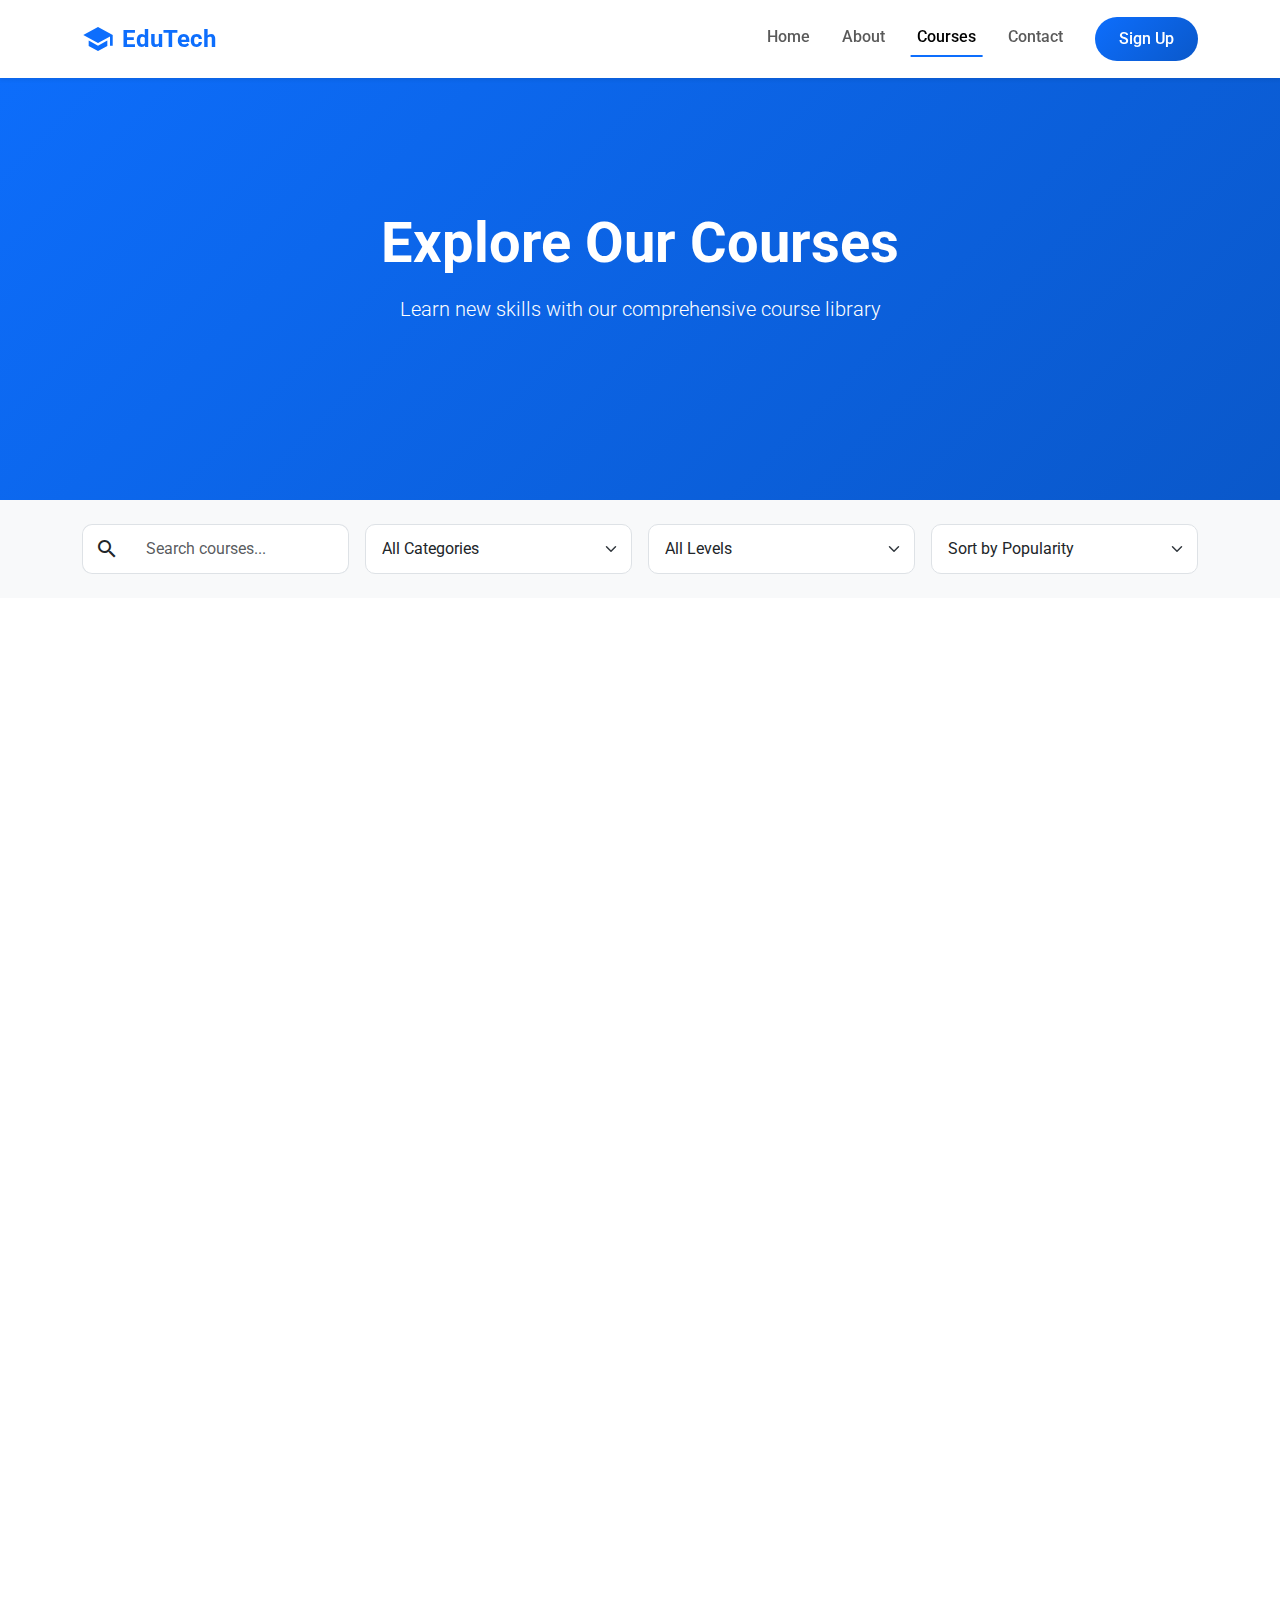
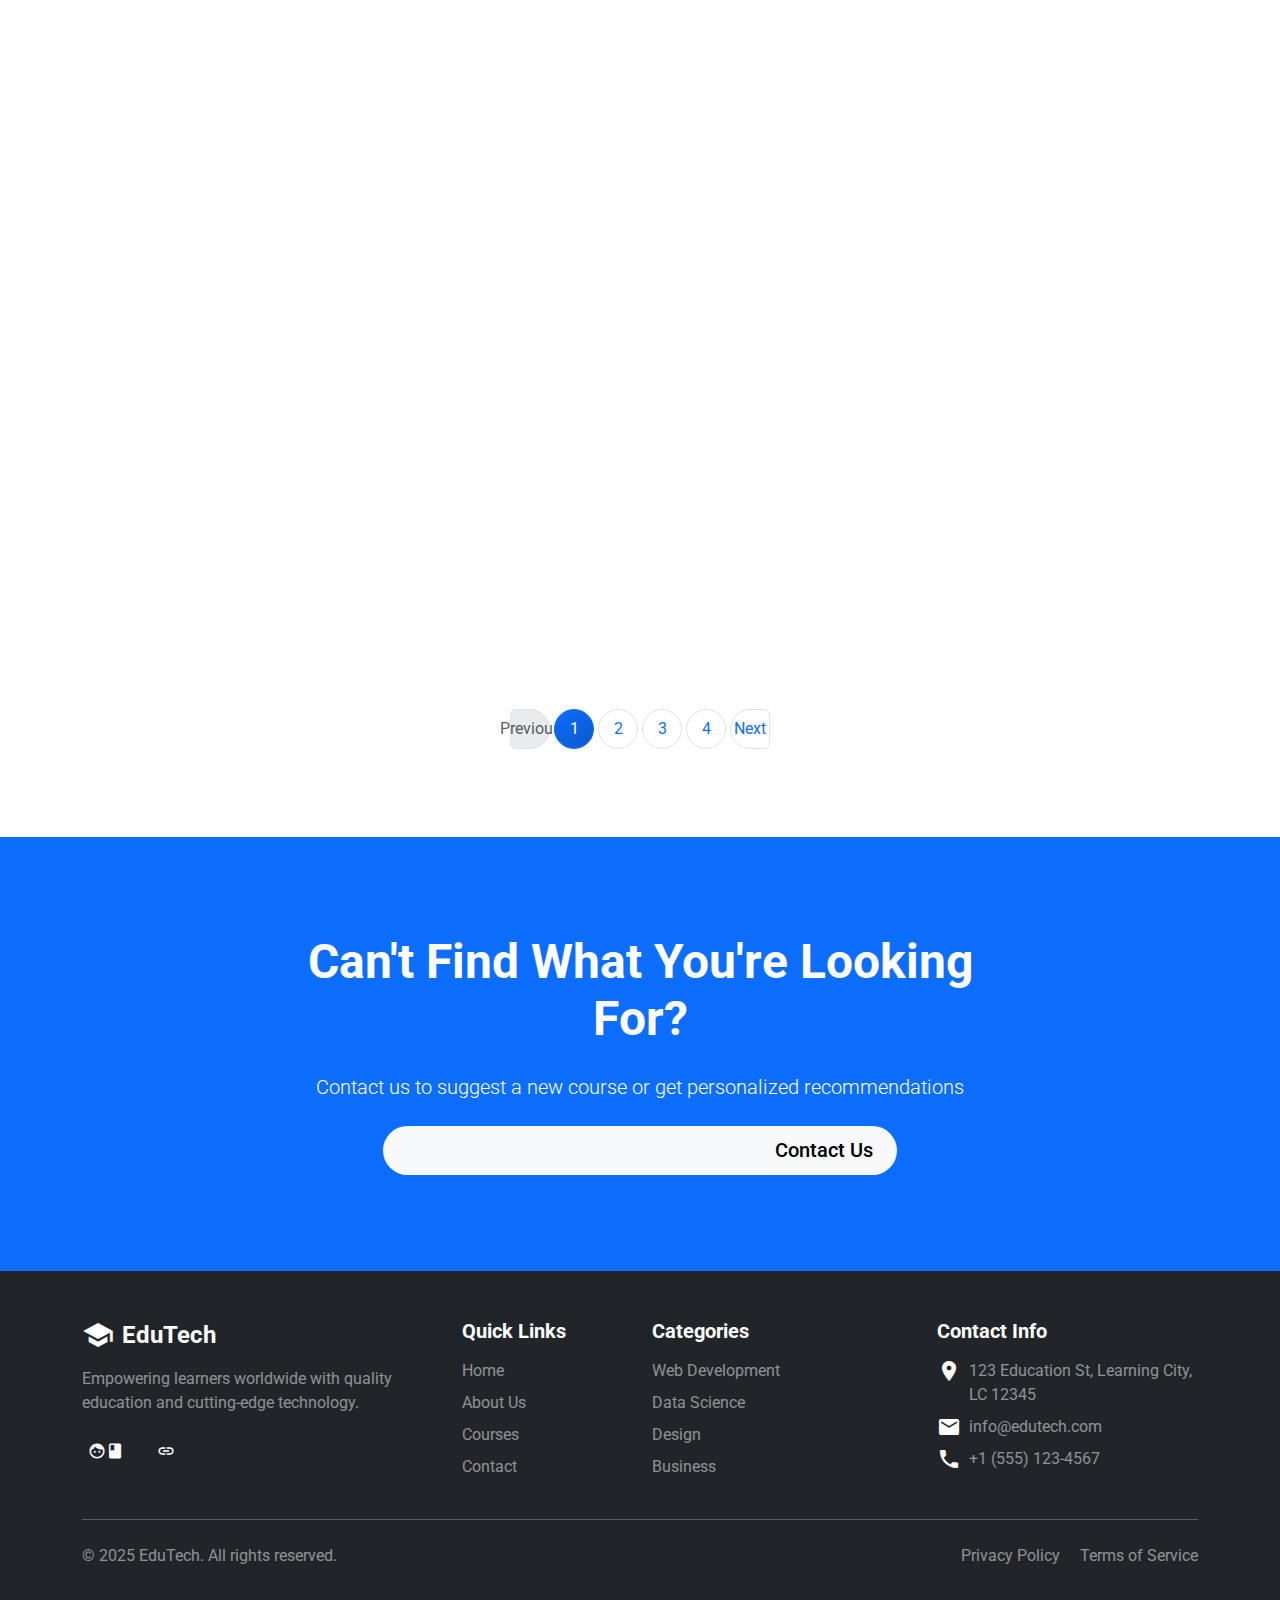
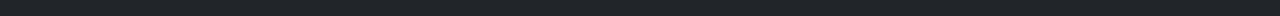
<file: courses.html>
<!DOCTYPE html>
<html lang="en">

<head>
    <meta charset="UTF-8">
    <meta name="viewport" content="width=device-width, initial-scale=1.0">
    <title>Courses - EduTech</title>

    <!-- Bootstrap CSS -->
    <link href="https://cdn.jsdelivr.net/npm/bootstrap@5.3.2/dist/css/bootstrap.min.css" rel="stylesheet">

    <!-- Material UI Icons -->
    <link href="https://fonts.googleapis.com/icon?family=Material+Icons" rel="stylesheet">
    <link href="https://fonts.googleapis.com/css2?family=Roboto:wght@300;400;500;700&display=swap" rel="stylesheet">

    <!-- Custom CSS -->
    <link rel="stylesheet" href="styles.css">
</head>

<body>
    <!-- Navigation -->
    <nav class="navbar navbar-expand-lg navbar-light bg-white shadow-sm fixed-top">
        <div class="container">
            <a class="navbar-brand d-flex align-items-center" href="index.html">
                <span class="material-icons text-primary me-2" style="font-size: 32px;">school</span>
                <span class="fw-bold text-primary">EduTech</span>
            </a>
            <button class="navbar-toggler" type="button" data-bs-toggle="collapse" data-bs-target="#navbarNav">
                <span class="navbar-toggler-icon"></span>
            </button>
            <div class="collapse navbar-collapse" id="navbarNav">
                <ul class="navbar-nav ms-auto">
                    <li class="nav-item">
                        <a class="nav-link" href="index.html">Home</a>
                    </li>
                    <li class="nav-item">
                        <a class="nav-link" href="about.html">About</a>
                    </li>
                    <li class="nav-item">
                        <a class="nav-link active" href="courses.html">Courses</a>
                    </li>
                    <li class="nav-item">
                        <a class="nav-link" href="contact.html">Contact</a>
                    </li>
                    <li class="nav-item">
                        <a class="btn btn-primary ms-lg-3" href="index.html#signup">Sign Up</a>
                    </li>
                </ul>
            </div>
        </div>
    </nav>

    <!-- Page Header -->
    <section class="page-header bg-primary text-white">
        <div class="container">
            <div class="row align-items-center" style="min-height: 350px;">
                <div class="col-lg-8 mx-auto text-center">
                    <h1 class="display-4 fw-bold mb-3">Explore Our Courses</h1>
                    <p class="lead">Learn new skills with our comprehensive course library</p>
                </div>
            </div>
        </div>
    </section>

    <!-- Filter Section -->
    <section class="py-4 bg-light">
        <div class="container">
            <div class="row g-3 align-items-center">
                <div class="col-lg-3 col-md-6">
                    <div class="input-group">
                        <span class="input-group-text bg-white border-end-0">
                            <span class="material-icons">search</span>
                        </span>
                        <input type="text" class="form-control border-start-0" placeholder="Search courses...">
                    </div>
                </div>
                <div class="col-lg-3 col-md-6">
                    <select class="form-select">
                        <option selected>All Categories</option>
                        <option value="1">Web Development</option>
                        <option value="2">Data Science</option>
                        <option value="3">Design</option>
                        <option value="4">Business</option>
                        <option value="5">Marketing</option>
                    </select>
                </div>
                <div class="col-lg-3 col-md-6">
                    <select class="form-select">
                        <option selected>All Levels</option>
                        <option value="1">Beginner</option>
                        <option value="2">Intermediate</option>
                        <option value="3">Advanced</option>
                    </select>
                </div>
                <div class="col-lg-3 col-md-6">
                    <select class="form-select">
                        <option selected>Sort by Popularity</option>
                        <option value="1">Newest First</option>
                        <option value="2">Price: Low to High</option>
                        <option value="3">Price: High to Low</option>
                        <option value="4">Highest Rated</option>
                    </select>
                </div>
            </div>
        </div>
    </section>

    <!-- Courses Section -->
    <section class="py-5">
        <div class="container py-4">
            <div class="row g-4">
                <!-- Course 1 -->
                <div class="col-lg-4 col-md-6">
                    <div class="card course-card h-100 border-0 shadow-sm">
                        <div class="card-img-top bg-primary bg-gradient d-flex align-items-center justify-content-center"
                            style="height: 200px;">
                            <span class="material-icons text-white" style="font-size: 72px;">code</span>
                        </div>
                        <div class="card-body">
                            <span class="badge bg-primary mb-2">Development</span>
                            <span class="badge bg-success mb-2">Beginner</span>
                            <h5 class="card-title fw-bold">Full Stack Web Development</h5>
                            <p class="card-text text-muted">Master HTML, CSS, JavaScript, React, Node.js, and MongoDB to
                                become a complete web developer.</p>
                            <div class="d-flex align-items-center mb-2">
                                <span class="material-icons text-muted me-2" style="font-size: 18px;">person</span>
                                <small class="text-muted">John Smith</small>
                            </div>
                            <div class="d-flex align-items-center justify-content-between mt-3">
                                <div class="d-flex align-items-center">
                                    <span class="material-icons text-warning me-1">star</span>
                                    <span class="fw-bold">4.8</span>
                                    <span class="text-muted ms-1">(2,450)</span>
                                </div>
                                <span class="fw-bold text-primary fs-5">$99</span>
                            </div>
                        </div>
                        <div class="card-footer bg-white border-0">
                            <button class="btn btn-primary w-100">Enroll Now</button>
                        </div>
                    </div>
                </div>

                <!-- Course 2 -->
                <div class="col-lg-4 col-md-6">
                    <div class="card course-card h-100 border-0 shadow-sm">
                        <div class="card-img-top bg-success bg-gradient d-flex align-items-center justify-content-center"
                            style="height: 200px;">
                            <span class="material-icons text-white" style="font-size: 72px;">analytics</span>
                        </div>
                        <div class="card-body">
                            <span class="badge bg-success mb-2">Data Science</span>
                            <span class="badge bg-warning mb-2">Intermediate</span>
                            <h5 class="card-title fw-bold">Data Science & Machine Learning</h5>
                            <p class="card-text text-muted">Learn Python, pandas, scikit-learn, and deep learning to
                                analyze data and build ML models.</p>
                            <div class="d-flex align-items-center mb-2">
                                <span class="material-icons text-muted me-2" style="font-size: 18px;">person</span>
                                <small class="text-muted">Dr. Sarah Johnson</small>
                            </div>
                            <div class="d-flex align-items-center justify-content-between mt-3">
                                <div class="d-flex align-items-center">
                                    <span class="material-icons text-warning me-1">star</span>
                                    <span class="fw-bold">4.9</span>
                                    <span class="text-muted ms-1">(1,890)</span>
                                </div>
                                <span class="fw-bold text-primary fs-5">$129</span>
                            </div>
                        </div>
                        <div class="card-footer bg-white border-0">
                            <button class="btn btn-primary w-100">Enroll Now</button>
                        </div>
                    </div>
                </div>

                <!-- Course 3 -->
                <div class="col-lg-4 col-md-6">
                    <div class="card course-card h-100 border-0 shadow-sm">
                        <div class="card-img-top bg-warning bg-gradient d-flex align-items-center justify-content-center"
                            style="height: 200px;">
                            <span class="material-icons text-white" style="font-size: 72px;">palette</span>
                        </div>
                        <div class="card-body">
                            <span class="badge bg-warning mb-2">Design</span>
                            <span class="badge bg-success mb-2">Beginner</span>
                            <h5 class="card-title fw-bold">UI/UX Design Mastery</h5>
                            <p class="card-text text-muted">Create stunning user interfaces and experiences with Figma,
                                Adobe XD, and design principles.</p>
                            <div class="d-flex align-items-center mb-2">
                                <span class="material-icons text-muted me-2" style="font-size: 18px;">person</span>
                                <small class="text-muted">Emma Williams</small>
                            </div>
                            <div class="d-flex align-items-center justify-content-between mt-3">
                                <div class="d-flex align-items-center">
                                    <span class="material-icons text-warning me-1">star</span>
                                    <span class="fw-bold">4.7</span>
                                    <span class="text-muted ms-1">(1,234)</span>
                                </div>
                                <span class="fw-bold text-primary fs-5">$89</span>
                            </div>
                        </div>
                        <div class="card-footer bg-white border-0">
                            <button class="btn btn-primary w-100">Enroll Now</button>
                        </div>
                    </div>
                </div>

                <!-- Course 4 -->
                <div class="col-lg-4 col-md-6">
                    <div class="card course-card h-100 border-0 shadow-sm">
                        <div class="card-img-top bg-info bg-gradient d-flex align-items-center justify-content-center"
                            style="height: 200px;">
                            <span class="material-icons text-white" style="font-size: 72px;">computer</span>
                        </div>
                        <div class="card-body">
                            <span class="badge bg-info mb-2">Development</span>
                            <span class="badge bg-warning mb-2">Intermediate</span>
                            <h5 class="card-title fw-bold">Python Programming Complete</h5>
                            <p class="card-text text-muted">From basics to advanced topics including OOP, data
                                structures, and real-world projects.</p>
                            <div class="d-flex align-items-center mb-2">
                                <span class="material-icons text-muted me-2" style="font-size: 18px;">person</span>
                                <small class="text-muted">Michael Brown</small>
                            </div>
                            <div class="d-flex align-items-center justify-content-between mt-3">
                                <div class="d-flex align-items-center">
                                    <span class="material-icons text-warning me-1">star</span>
                                    <span class="fw-bold">4.8</span>
                                    <span class="text-muted ms-1">(3,120)</span>
                                </div>
                                <span class="fw-bold text-primary fs-5">$79</span>
                            </div>
                        </div>
                        <div class="card-footer bg-white border-0">
                            <button class="btn btn-primary w-100">Enroll Now</button>
                        </div>
                    </div>
                </div>

                <!-- Course 5 -->
                <div class="col-lg-4 col-md-6">
                    <div class="card course-card h-100 border-0 shadow-sm">
                        <div class="card-img-top bg-danger bg-gradient d-flex align-items-center justify-content-center"
                            style="height: 200px;">
                            <span class="material-icons text-white" style="font-size: 72px;">campaign</span>
                        </div>
                        <div class="card-body">
                            <span class="badge bg-danger mb-2">Marketing</span>
                            <span class="badge bg-success mb-2">Beginner</span>
                            <h5 class="card-title fw-bold">Digital Marketing Fundamentals</h5>
                            <p class="card-text text-muted">Learn SEO, social media marketing, email campaigns, and
                                analytics to grow your business.</p>
                            <div class="d-flex align-items-center mb-2">
                                <span class="material-icons text-muted me-2" style="font-size: 18px;">person</span>
                                <small class="text-muted">David Lee</small>
                            </div>
                            <div class="d-flex align-items-center justify-content-between mt-3">
                                <div class="d-flex align-items-center">
                                    <span class="material-icons text-warning me-1">star</span>
                                    <span class="fw-bold">4.6</span>
                                    <span class="text-muted ms-1">(980)</span>
                                </div>
                                <span class="fw-bold text-primary fs-5">$69</span>
                            </div>
                        </div>
                        <div class="card-footer bg-white border-0">
                            <button class="btn btn-primary w-100">Enroll Now</button>
                        </div>
                    </div>
                </div>

                <!-- Course 6 -->
                <div class="col-lg-4 col-md-6">
                    <div class="card course-card h-100 border-0 shadow-sm">
                        <div class="card-img-top bg-secondary bg-gradient d-flex align-items-center justify-content-center"
                            style="height: 200px;">
                            <span class="material-icons text-white" style="font-size: 72px;">memory</span>
                        </div>
                        <div class="card-body">
                            <span class="badge bg-secondary mb-2">Development</span>
                            <span class="badge bg-danger mb-2">Advanced</span>
                            <h5 class="card-title fw-bold">Cloud Computing with AWS</h5>
                            <p class="card-text text-muted">Master AWS services including EC2, S3, Lambda, and deploy
                                scalable cloud applications.</p>
                            <div class="d-flex align-items-center mb-2">
                                <span class="material-icons text-muted me-2" style="font-size: 18px;">person</span>
                                <small class="text-muted">Robert Taylor</small>
                            </div>
                            <div class="d-flex align-items-center justify-content-between mt-3">
                                <div class="d-flex align-items-center">
                                    <span class="material-icons text-warning me-1">star</span>
                                    <span class="fw-bold">4.9</span>
                                    <span class="text-muted ms-1">(1,567)</span>
                                </div>
                                <span class="fw-bold text-primary fs-5">$149</span>
                            </div>
                        </div>
                        <div class="card-footer bg-white border-0">
                            <button class="btn btn-primary w-100">Enroll Now</button>
                        </div>
                    </div>
                </div>

                <!-- Course 7 -->
                <div class="col-lg-4 col-md-6">
                    <div class="card course-card h-100 border-0 shadow-sm">
                        <div class="card-img-top bg-primary bg-gradient d-flex align-items-center justify-content-center"
                            style="height: 200px;">
                            <span class="material-icons text-white" style="font-size: 72px;">phone_android</span>
                        </div>
                        <div class="card-body">
                            <span class="badge bg-primary mb-2">Development</span>
                            <span class="badge bg-warning mb-2">Intermediate</span>
                            <h5 class="card-title fw-bold">Mobile App Development</h5>
                            <p class="card-text text-muted">Build native iOS and Android apps using React Native and
                                Flutter frameworks.</p>
                            <div class="d-flex align-items-center mb-2">
                                <span class="material-icons text-muted me-2" style="font-size: 18px;">person</span>
                                <small class="text-muted">Jennifer Martinez</small>
                            </div>
                            <div class="d-flex align-items-center justify-content-between mt-3">
                                <div class="d-flex align-items-center">
                                    <span class="material-icons text-warning me-1">star</span>
                                    <span class="fw-bold">4.7</span>
                                    <span class="text-muted ms-1">(2,103)</span>
                                </div>
                                <span class="fw-bold text-primary fs-5">$119</span>
                            </div>
                        </div>
                        <div class="card-footer bg-white border-0">
                            <button class="btn btn-primary w-100">Enroll Now</button>
                        </div>
                    </div>
                </div>

                <!-- Course 8 -->
                <div class="col-lg-4 col-md-6">
                    <div class="card course-card h-100 border-0 shadow-sm">
                        <div class="card-img-top bg-success bg-gradient d-flex align-items-center justify-content-center"
                            style="height: 200px;">
                            <span class="material-icons text-white" style="font-size: 72px;">security</span>
                        </div>
                        <div class="card-body">
                            <span class="badge bg-success mb-2">Security</span>
                            <span class="badge bg-danger mb-2">Advanced</span>
                            <h5 class="card-title fw-bold">Cybersecurity Essentials</h5>
                            <p class="card-text text-muted">Learn network security, ethical hacking, and how to protect
                                systems from cyber threats.</p>
                            <div class="d-flex align-items-center mb-2">
                                <span class="material-icons text-muted me-2" style="font-size: 18px;">person</span>
                                <small class="text-muted">Kevin Anderson</small>
                            </div>
                            <div class="d-flex align-items-center justify-content-between mt-3">
                                <div class="d-flex align-items-center">
                                    <span class="material-icons text-warning me-1">star</span>
                                    <span class="fw-bold">4.8</span>
                                    <span class="text-muted ms-1">(1,456)</span>
                                </div>
                                <span class="fw-bold text-primary fs-5">$139</span>
                            </div>
                        </div>
                        <div class="card-footer bg-white border-0">
                            <button class="btn btn-primary w-100">Enroll Now</button>
                        </div>
                    </div>
                </div>

                <!-- Course 9 -->
                <div class="col-lg-4 col-md-6">
                    <div class="card course-card h-100 border-0 shadow-sm">
                        <div class="card-img-top bg-warning bg-gradient d-flex align-items-center justify-content-center"
                            style="height: 200px;">
                            <span class="material-icons text-white" style="font-size: 72px;">business_center</span>
                        </div>
                        <div class="card-body">
                            <span class="badge bg-warning mb-2">Business</span>
                            <span class="badge bg-success mb-2">Beginner</span>
                            <h5 class="card-title fw-bold">Project Management Professional</h5>
                            <p class="card-text text-muted">Master Agile, Scrum, and traditional project management
                                methodologies for career growth.</p>
                            <div class="d-flex align-items-center mb-2">
                                <span class="material-icons text-muted me-2" style="font-size: 18px;">person</span>
                                <small class="text-muted">Linda Garcia</small>
                            </div>
                            <div class="d-flex align-items-center justify-content-between mt-3">
                                <div class="d-flex align-items-center">
                                    <span class="material-icons text-warning me-1">star</span>
                                    <span class="fw-bold">4.6</span>
                                    <span class="text-muted ms-1">(876)</span>
                                </div>
                                <span class="fw-bold text-primary fs-5">$99</span>
                            </div>
                        </div>
                        <div class="card-footer bg-white border-0">
                            <button class="btn btn-primary w-100">Enroll Now</button>
                        </div>
                    </div>
                </div>
            </div>

            <!-- Pagination -->
            <nav aria-label="Course pagination" class="mt-5">
                <ul class="pagination justify-content-center">
                    <li class="page-item disabled">
                        <a class="page-link" href="#" tabindex="-1">Previous</a>
                    </li>
                    <li class="page-item active"><a class="page-link" href="#">1</a></li>
                    <li class="page-item"><a class="page-link" href="#">2</a></li>
                    <li class="page-item"><a class="page-link" href="#">3</a></li>
                    <li class="page-item"><a class="page-link" href="#">4</a></li>
                    <li class="page-item">
                        <a class="page-link" href="#">Next</a>
                    </li>
                </ul>
            </nav>
        </div>
    </section>

    <!-- CTA Section -->
    <section class="py-5 bg-primary text-white">
        <div class="container py-5">
            <div class="row align-items-center">
                <div class="col-lg-8 mx-auto text-center">
                    <h2 class="display-5 fw-bold mb-4">Can't Find What You're Looking For?</h2>
                    <p class="lead mb-4">Contact us to suggest a new course or get personalized recommendations</p>
                    <a href="contact.html" class="btn btn-light btn-lg">
                        <span class="material-icons align-middle me-2">contact_support</span>
                        Contact Us
                    </a>
                </div>
            </div>
        </div>
    </section>

    <!-- Footer -->
    <footer class="bg-dark text-white py-5">
        <div class="container">
            <div class="row g-4">
                <div class="col-lg-4 col-md-6">
                    <div class="d-flex align-items-center mb-3">
                        <span class="material-icons me-2" style="font-size: 32px;">school</span>
                        <h4 class="mb-0 fw-bold">EduTech</h4>
                    </div>
                    <p class="text-white-50">Empowering learners worldwide with quality education and cutting-edge
                        technology.</p>
                    <div class="social-links">
                        <a href="#" class="btn btn-outline-light btn-sm me-2 rounded-circle">
                            <span class="material-icons" style="font-size: 18px;">facebook</span>
                        </a>
                        <a href="#" class="btn btn-outline-light btn-sm me-2 rounded-circle">
                            <span class="material-icons" style="font-size: 18px;">link</span>
                        </a>
                        <a href="#" class="btn btn-outline-light btn-sm me-2 rounded-circle">
                            <span class="material-icons" style="font-size: 18px;">tag</span>
                        </a>
                    </div>
                </div>
                <div class="col-lg-2 col-md-6">
                    <h5 class="fw-bold mb-3">Quick Links</h5>
                    <ul class="list-unstyled">
                        <li class="mb-2"><a href="index.html" class="text-white-50 text-decoration-none">Home</a></li>
                        <li class="mb-2"><a href="about.html" class="text-white-50 text-decoration-none">About Us</a>
                        </li>
                        <li class="mb-2"><a href="courses.html" class="text-white-50 text-decoration-none">Courses</a>
                        </li>
                        <li class="mb-2"><a href="contact.html" class="text-white-50 text-decoration-none">Contact</a>
                        </li>
                    </ul>
                </div>
                <div class="col-lg-3 col-md-6">
                    <h5 class="fw-bold mb-3">Categories</h5>
                    <ul class="list-unstyled">
                        <li class="mb-2"><a href="courses.html" class="text-white-50 text-decoration-none">Web
                                Development</a></li>
                        <li class="mb-2"><a href="courses.html" class="text-white-50 text-decoration-none">Data
                                Science</a></li>
                        <li class="mb-2"><a href="courses.html" class="text-white-50 text-decoration-none">Design</a>
                        </li>
                        <li class="mb-2"><a href="courses.html" class="text-white-50 text-decoration-none">Business</a>
                        </li>
                    </ul>
                </div>
                <div class="col-lg-3 col-md-6">
                    <h5 class="fw-bold mb-3">Contact Info</h5>
                    <ul class="list-unstyled">
                        <li class="mb-2 d-flex align-items-start">
                            <span class="material-icons me-2">location_on</span>
                            <span class="text-white-50">123 Education St, Learning City, LC 12345</span>
                        </li>
                        <li class="mb-2 d-flex align-items-center">
                            <span class="material-icons me-2">email</span>
                            <span class="text-white-50">info@edutech.com</span>
                        </li>
                        <li class="mb-2 d-flex align-items-center">
                            <span class="material-icons me-2">phone</span>
                            <span class="text-white-50">+1 (555) 123-4567</span>
                        </li>
                    </ul>
                </div>
            </div>
            <hr class="my-4 bg-white opacity-25">
            <div class="row">
                <div class="col-md-6 text-center text-md-start">
                    <p class="mb-0 text-white-50">&copy; 2025 EduTech. All rights reserved.</p>
                </div>
                <div class="col-md-6 text-center text-md-end">
                    <a href="#" class="text-white-50 text-decoration-none me-3">Privacy Policy</a>
                    <a href="#" class="text-white-50 text-decoration-none">Terms of Service</a>
                </div>
            </div>
        </div>
    </footer>

    <!-- Bootstrap JS -->
    <script src="https://cdn.jsdelivr.net/npm/bootstrap@5.3.2/dist/js/bootstrap.bundle.min.js"></script>

    <!-- Custom JS -->
    <script src="script.js"></script>
</body>

</html>
</file>
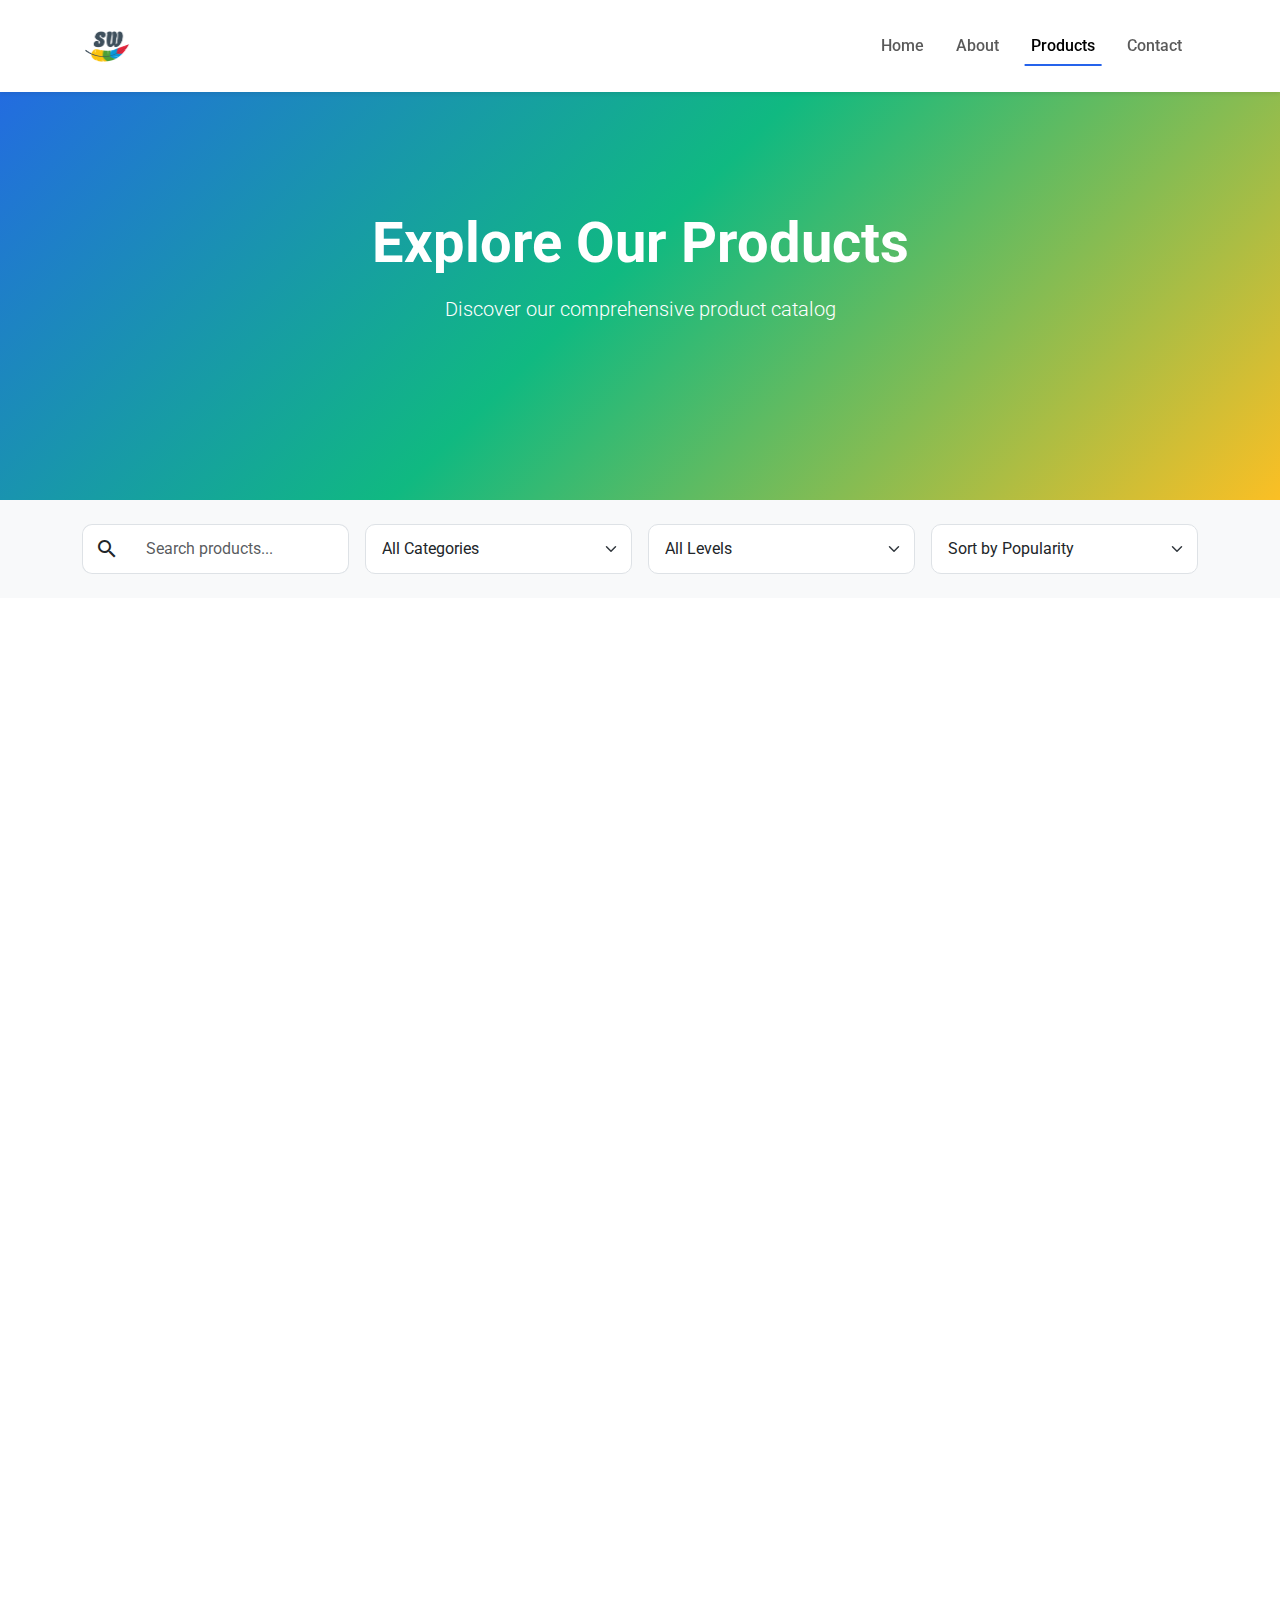
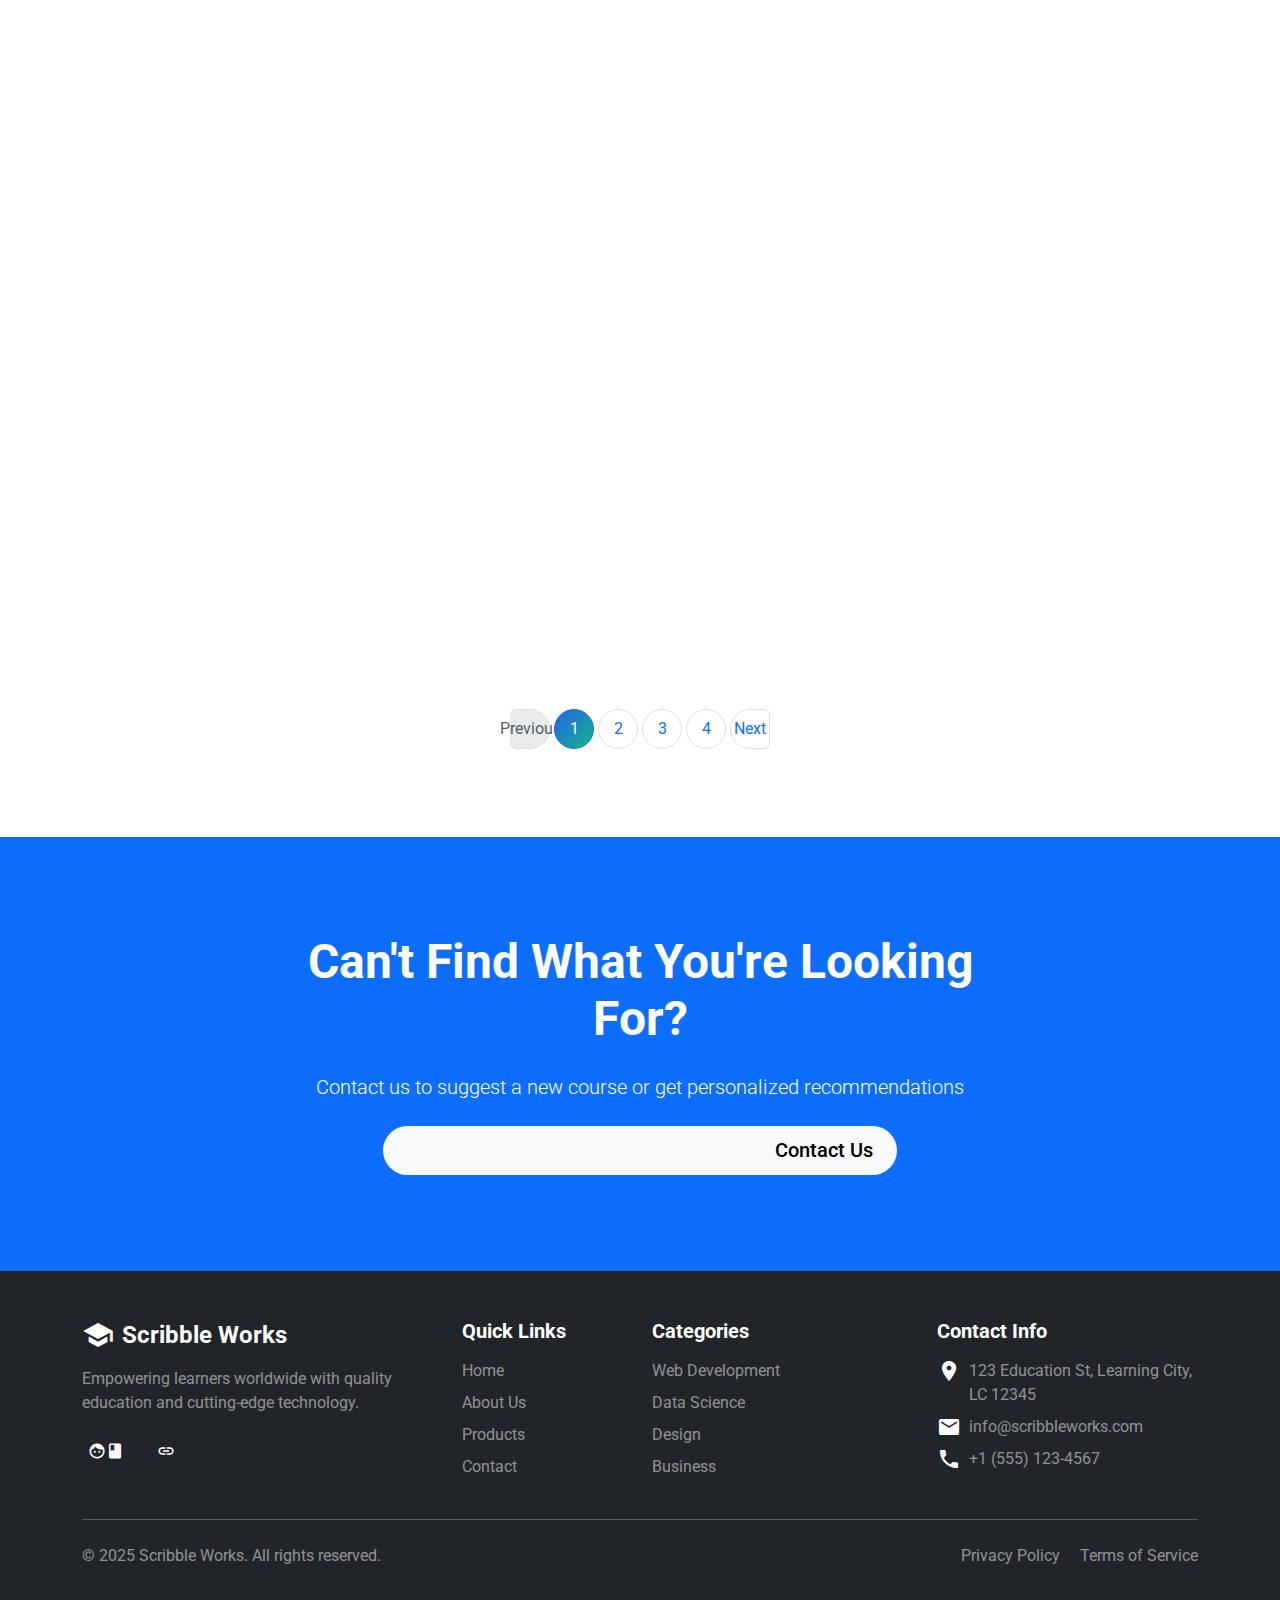
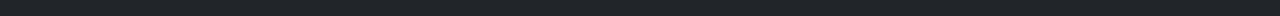
<file: products.html>
<!DOCTYPE html>
<html lang="en">

<head>
    <meta charset="UTF-8">
    <meta name="viewport" content="width=device-width, initial-scale=1.0">
    <title>Products - Scribble Works</title>

    <!-- Bootstrap CSS -->
    <link href="https://cdn.jsdelivr.net/npm/bootstrap@5.3.2/dist/css/bootstrap.min.css" rel="stylesheet">

    <!-- Material UI Icons -->
    <link href="https://fonts.googleapis.com/icon?family=Material+Icons" rel="stylesheet">
    <link href="https://fonts.googleapis.com/css2?family=Roboto:wght@300;400;500;700&display=swap" rel="stylesheet">

    <!-- Custom CSS -->
    <link rel="stylesheet" href="/styles/styles.css">
</head>

<body>
    <!-- Navigation -->
    <nav class="navbar navbar-expand-lg navbar-light bg-white shadow-sm fixed-top">
        <div class="container">
            <a class="navbar-brand d-flex align-items-center" href="index.html">
                <img src="/img/logo.png" height="50" alt="">
            </a>
            <button class="navbar-toggler" type="button" data-bs-toggle="collapse" data-bs-target="#navbarNav">
                <span class="navbar-toggler-icon"></span>
            </button>
            <div class="collapse navbar-collapse" id="navbarNav">
                <ul class="navbar-nav ms-auto">
                    <li class="nav-item">
                        <a class="nav-link" href="index.html">Home</a>
                    </li>
                    <li class="nav-item">
                        <a class="nav-link" href="about.html">About</a>
                    </li>
                    <li class="nav-item">
                        <a class="nav-link active" href="products.html">Products</a>
                    </li>
                    <li class="nav-item">
                        <a class="nav-link" href="contact.html">Contact</a>
                    </li>
                </ul>
            </div>
        </div>
    </nav>

    <!-- Page Header -->
    <section class="page-header bg-primary text-white">
        <div class="container">
            <div class="row align-items-center" style="min-height: 350px;">
                <div class="col-lg-8 mx-auto text-center">
                    <h1 class="display-4 fw-bold mb-3">Explore Our Products</h1>
                    <p class="lead">Discover our comprehensive product catalog</p>
                </div>
            </div>
        </div>
    </section>

    <!-- Filter Section -->
    <section class="py-4 bg-light">
        <div class="container">
            <div class="row g-3 align-items-center">
                <div class="col-lg-3 col-md-6">
                    <div class="input-group">
                        <span class="input-group-text bg-white border-end-0">
                            <span class="material-icons">search</span>
                        </span>
                        <input type="text" class="form-control border-start-0" placeholder="Search products...">
                    </div>
                </div>
                <div class="col-lg-3 col-md-6">
                    <select class="form-select">
                        <option selected>All Categories</option>
                        <option value="1">Web Development</option>
                        <option value="2">Data Science</option>
                        <option value="3">Design</option>
                        <option value="4">Business</option>
                        <option value="5">Marketing</option>
                    </select>
                </div>
                <div class="col-lg-3 col-md-6">
                    <select class="form-select">
                        <option selected>All Levels</option>
                        <option value="1">Beginner</option>
                        <option value="2">Intermediate</option>
                        <option value="3">Advanced</option>
                    </select>
                </div>
                <div class="col-lg-3 col-md-6">
                    <select class="form-select">
                        <option selected>Sort by Popularity</option>
                        <option value="1">Newest First</option>
                        <option value="2">Price: Low to High</option>
                        <option value="3">Price: High to Low</option>
                        <option value="4">Highest Rated</option>
                    </select>
                </div>
            </div>
        </div>
    </section>

    <!-- Products Section -->
    <section class="py-5">
        <div class="container py-4">
            <div class="row g-4">
                <!-- Course 1 -->
                <div class="col-lg-4 col-md-6">
                    <div class="card course-card h-100 border-0 shadow-sm">
                        <div class="card-img-top bg-primary bg-gradient d-flex align-items-center justify-content-center"
                            style="height: 200px;">
                            <span class="material-icons text-white" style="font-size: 72px;">code</span>
                        </div>
                        <div class="card-body">
                            <span class="badge bg-primary mb-2">Development</span>
                            <span class="badge bg-success mb-2">Beginner</span>
                            <h5 class="card-title fw-bold">Full Stack Web Development</h5>
                            <p class="card-text text-muted">Master HTML, CSS, JavaScript, React, Node.js, and MongoDB to
                                become a complete web developer.</p>
                            <div class="d-flex align-items-center mb-2">
                                <span class="material-icons text-muted me-2" style="font-size: 18px;">person</span>
                                <small class="text-muted">John Smith</small>
                            </div>
                            <div class="d-flex align-items-center justify-content-between mt-3">
                                <div class="d-flex align-items-center">
                                    <span class="material-icons text-warning me-1">star</span>
                                    <span class="fw-bold">4.8</span>
                                    <span class="text-muted ms-1">(2,450)</span>
                                </div>
                                <span class="fw-bold text-primary fs-5">$99</span>
                            </div>
                        </div>
                        <div class="card-footer bg-white border-0">
                            <button class="btn btn-primary w-100">Enroll Now</button>
                        </div>
                    </div>
                </div>

                <!-- Course 2 -->
                <div class="col-lg-4 col-md-6">
                    <div class="card course-card h-100 border-0 shadow-sm">
                        <div class="card-img-top bg-success bg-gradient d-flex align-items-center justify-content-center"
                            style="height: 200px;">
                            <span class="material-icons text-white" style="font-size: 72px;">analytics</span>
                        </div>
                        <div class="card-body">
                            <span class="badge bg-success mb-2">Data Science</span>
                            <span class="badge bg-warning mb-2">Intermediate</span>
                            <h5 class="card-title fw-bold">Data Science & Machine Learning</h5>
                            <p class="card-text text-muted">Learn Python, pandas, scikit-learn, and deep learning to
                                analyze data and build ML models.</p>
                            <div class="d-flex align-items-center mb-2">
                                <span class="material-icons text-muted me-2" style="font-size: 18px;">person</span>
                                <small class="text-muted">Dr. Sarah Johnson</small>
                            </div>
                            <div class="d-flex align-items-center justify-content-between mt-3">
                                <div class="d-flex align-items-center">
                                    <span class="material-icons text-warning me-1">star</span>
                                    <span class="fw-bold">4.9</span>
                                    <span class="text-muted ms-1">(1,890)</span>
                                </div>
                                <span class="fw-bold text-primary fs-5">$129</span>
                            </div>
                        </div>
                        <div class="card-footer bg-white border-0">
                            <button class="btn btn-primary w-100">Enroll Now</button>
                        </div>
                    </div>
                </div>

                <!-- Course 3 -->
                <div class="col-lg-4 col-md-6">
                    <div class="card course-card h-100 border-0 shadow-sm">
                        <div class="card-img-top bg-warning bg-gradient d-flex align-items-center justify-content-center"
                            style="height: 200px;">
                            <span class="material-icons text-white" style="font-size: 72px;">palette</span>
                        </div>
                        <div class="card-body">
                            <span class="badge bg-warning mb-2">Design</span>
                            <span class="badge bg-success mb-2">Beginner</span>
                            <h5 class="card-title fw-bold">UI/UX Design Mastery</h5>
                            <p class="card-text text-muted">Create stunning user interfaces and experiences with Figma,
                                Adobe XD, and design principles.</p>
                            <div class="d-flex align-items-center mb-2">
                                <span class="material-icons text-muted me-2" style="font-size: 18px;">person</span>
                                <small class="text-muted">Emma Williams</small>
                            </div>
                            <div class="d-flex align-items-center justify-content-between mt-3">
                                <div class="d-flex align-items-center">
                                    <span class="material-icons text-warning me-1">star</span>
                                    <span class="fw-bold">4.7</span>
                                    <span class="text-muted ms-1">(1,234)</span>
                                </div>
                                <span class="fw-bold text-primary fs-5">$89</span>
                            </div>
                        </div>
                        <div class="card-footer bg-white border-0">
                            <button class="btn btn-primary w-100">Enroll Now</button>
                        </div>
                    </div>
                </div>

                <!-- Course 4 -->
                <div class="col-lg-4 col-md-6">
                    <div class="card course-card h-100 border-0 shadow-sm">
                        <div class="card-img-top bg-info bg-gradient d-flex align-items-center justify-content-center"
                            style="height: 200px;">
                            <span class="material-icons text-white" style="font-size: 72px;">computer</span>
                        </div>
                        <div class="card-body">
                            <span class="badge bg-info mb-2">Development</span>
                            <span class="badge bg-warning mb-2">Intermediate</span>
                            <h5 class="card-title fw-bold">Python Programming Complete</h5>
                            <p class="card-text text-muted">From basics to advanced topics including OOP, data
                                structures, and real-world projects.</p>
                            <div class="d-flex align-items-center mb-2">
                                <span class="material-icons text-muted me-2" style="font-size: 18px;">person</span>
                                <small class="text-muted">Michael Brown</small>
                            </div>
                            <div class="d-flex align-items-center justify-content-between mt-3">
                                <div class="d-flex align-items-center">
                                    <span class="material-icons text-warning me-1">star</span>
                                    <span class="fw-bold">4.8</span>
                                    <span class="text-muted ms-1">(3,120)</span>
                                </div>
                                <span class="fw-bold text-primary fs-5">$79</span>
                            </div>
                        </div>
                        <div class="card-footer bg-white border-0">
                            <button class="btn btn-primary w-100">Enroll Now</button>
                        </div>
                    </div>
                </div>

                <!-- Course 5 -->
                <div class="col-lg-4 col-md-6">
                    <div class="card course-card h-100 border-0 shadow-sm">
                        <div class="card-img-top bg-danger bg-gradient d-flex align-items-center justify-content-center"
                            style="height: 200px;">
                            <span class="material-icons text-white" style="font-size: 72px;">campaign</span>
                        </div>
                        <div class="card-body">
                            <span class="badge bg-danger mb-2">Marketing</span>
                            <span class="badge bg-success mb-2">Beginner</span>
                            <h5 class="card-title fw-bold">Digital Marketing Fundamentals</h5>
                            <p class="card-text text-muted">Learn SEO, social media marketing, email campaigns, and
                                analytics to grow your business.</p>
                            <div class="d-flex align-items-center mb-2">
                                <span class="material-icons text-muted me-2" style="font-size: 18px;">person</span>
                                <small class="text-muted">David Lee</small>
                            </div>
                            <div class="d-flex align-items-center justify-content-between mt-3">
                                <div class="d-flex align-items-center">
                                    <span class="material-icons text-warning me-1">star</span>
                                    <span class="fw-bold">4.6</span>
                                    <span class="text-muted ms-1">(980)</span>
                                </div>
                                <span class="fw-bold text-primary fs-5">$69</span>
                            </div>
                        </div>
                        <div class="card-footer bg-white border-0">
                            <button class="btn btn-primary w-100">Enroll Now</button>
                        </div>
                    </div>
                </div>

                <!-- Course 6 -->
                <div class="col-lg-4 col-md-6">
                    <div class="card course-card h-100 border-0 shadow-sm">
                        <div class="card-img-top bg-secondary bg-gradient d-flex align-items-center justify-content-center"
                            style="height: 200px;">
                            <span class="material-icons text-white" style="font-size: 72px;">memory</span>
                        </div>
                        <div class="card-body">
                            <span class="badge bg-secondary mb-2">Development</span>
                            <span class="badge bg-danger mb-2">Advanced</span>
                            <h5 class="card-title fw-bold">Cloud Computing with AWS</h5>
                            <p class="card-text text-muted">Master AWS services including EC2, S3, Lambda, and deploy
                                scalable cloud applications.</p>
                            <div class="d-flex align-items-center mb-2">
                                <span class="material-icons text-muted me-2" style="font-size: 18px;">person</span>
                                <small class="text-muted">Robert Taylor</small>
                            </div>
                            <div class="d-flex align-items-center justify-content-between mt-3">
                                <div class="d-flex align-items-center">
                                    <span class="material-icons text-warning me-1">star</span>
                                    <span class="fw-bold">4.9</span>
                                    <span class="text-muted ms-1">(1,567)</span>
                                </div>
                                <span class="fw-bold text-primary fs-5">$149</span>
                            </div>
                        </div>
                        <div class="card-footer bg-white border-0">
                            <button class="btn btn-primary w-100">Enroll Now</button>
                        </div>
                    </div>
                </div>

                <!-- Course 7 -->
                <div class="col-lg-4 col-md-6">
                    <div class="card course-card h-100 border-0 shadow-sm">
                        <div class="card-img-top bg-primary bg-gradient d-flex align-items-center justify-content-center"
                            style="height: 200px;">
                            <span class="material-icons text-white" style="font-size: 72px;">phone_android</span>
                        </div>
                        <div class="card-body">
                            <span class="badge bg-primary mb-2">Development</span>
                            <span class="badge bg-warning mb-2">Intermediate</span>
                            <h5 class="card-title fw-bold">Mobile App Development</h5>
                            <p class="card-text text-muted">Build native iOS and Android apps using React Native and
                                Flutter frameworks.</p>
                            <div class="d-flex align-items-center mb-2">
                                <span class="material-icons text-muted me-2" style="font-size: 18px;">person</span>
                                <small class="text-muted">Jennifer Martinez</small>
                            </div>
                            <div class="d-flex align-items-center justify-content-between mt-3">
                                <div class="d-flex align-items-center">
                                    <span class="material-icons text-warning me-1">star</span>
                                    <span class="fw-bold">4.7</span>
                                    <span class="text-muted ms-1">(2,103)</span>
                                </div>
                                <span class="fw-bold text-primary fs-5">$119</span>
                            </div>
                        </div>
                        <div class="card-footer bg-white border-0">
                            <button class="btn btn-primary w-100">Enroll Now</button>
                        </div>
                    </div>
                </div>

                <!-- Course 8 -->
                <div class="col-lg-4 col-md-6">
                    <div class="card course-card h-100 border-0 shadow-sm">
                        <div class="card-img-top bg-success bg-gradient d-flex align-items-center justify-content-center"
                            style="height: 200px;">
                            <span class="material-icons text-white" style="font-size: 72px;">security</span>
                        </div>
                        <div class="card-body">
                            <span class="badge bg-success mb-2">Security</span>
                            <span class="badge bg-danger mb-2">Advanced</span>
                            <h5 class="card-title fw-bold">Cybersecurity Essentials</h5>
                            <p class="card-text text-muted">Learn network security, ethical hacking, and how to protect
                                systems from cyber threats.</p>
                            <div class="d-flex align-items-center mb-2">
                                <span class="material-icons text-muted me-2" style="font-size: 18px;">person</span>
                                <small class="text-muted">Kevin Anderson</small>
                            </div>
                            <div class="d-flex align-items-center justify-content-between mt-3">
                                <div class="d-flex align-items-center">
                                    <span class="material-icons text-warning me-1">star</span>
                                    <span class="fw-bold">4.8</span>
                                    <span class="text-muted ms-1">(1,456)</span>
                                </div>
                                <span class="fw-bold text-primary fs-5">$139</span>
                            </div>
                        </div>
                        <div class="card-footer bg-white border-0">
                            <button class="btn btn-primary w-100">Enroll Now</button>
                        </div>
                    </div>
                </div>

                <!-- Course 9 -->
                <div class="col-lg-4 col-md-6">
                    <div class="card course-card h-100 border-0 shadow-sm">
                        <div class="card-img-top bg-warning bg-gradient d-flex align-items-center justify-content-center"
                            style="height: 200px;">
                            <span class="material-icons text-white" style="font-size: 72px;">business_center</span>
                        </div>
                        <div class="card-body">
                            <span class="badge bg-warning mb-2">Business</span>
                            <span class="badge bg-success mb-2">Beginner</span>
                            <h5 class="card-title fw-bold">Project Management Professional</h5>
                            <p class="card-text text-muted">Master Agile, Scrum, and traditional project management
                                methodologies for career growth.</p>
                            <div class="d-flex align-items-center mb-2">
                                <span class="material-icons text-muted me-2" style="font-size: 18px;">person</span>
                                <small class="text-muted">Linda Garcia</small>
                            </div>
                            <div class="d-flex align-items-center justify-content-between mt-3">
                                <div class="d-flex align-items-center">
                                    <span class="material-icons text-warning me-1">star</span>
                                    <span class="fw-bold">4.6</span>
                                    <span class="text-muted ms-1">(876)</span>
                                </div>
                                <span class="fw-bold text-primary fs-5">$99</span>
                            </div>
                        </div>
                        <div class="card-footer bg-white border-0">
                            <button class="btn btn-primary w-100">Enroll Now</button>
                        </div>
                    </div>
                </div>
            </div>

            <!-- Pagination -->
            <nav aria-label="Course pagination" class="mt-5">
                <ul class="pagination justify-content-center">
                    <li class="page-item disabled">
                        <a class="page-link" href="#" tabindex="-1">Previous</a>
                    </li>
                    <li class="page-item active"><a class="page-link" href="#">1</a></li>
                    <li class="page-item"><a class="page-link" href="#">2</a></li>
                    <li class="page-item"><a class="page-link" href="#">3</a></li>
                    <li class="page-item"><a class="page-link" href="#">4</a></li>
                    <li class="page-item">
                        <a class="page-link" href="#">Next</a>
                    </li>
                </ul>
            </nav>
        </div>
    </section>

    <!-- CTA Section -->
    <section class="py-5 bg-primary text-white">
        <div class="container py-5">
            <div class="row align-items-center">
                <div class="col-lg-8 mx-auto text-center">
                    <h2 class="display-5 fw-bold mb-4">Can't Find What You're Looking For?</h2>
                    <p class="lead mb-4">Contact us to suggest a new course or get personalized recommendations</p>
                    <a href="contact.html" class="btn btn-light btn-lg">
                        <span class="material-icons align-middle me-2">contact_support</span>
                        Contact Us
                    </a>
                </div>
            </div>
        </div>
    </section>

    <!-- Footer -->
    <footer class="bg-dark text-white py-5">
        <div class="container">
            <div class="row g-4">
                <div class="col-lg-4 col-md-6">
                    <div class="d-flex align-items-center mb-3">
                        <span class="material-icons me-2" style="font-size: 32px;">school</span>
                        <h4 class="mb-0 fw-bold">Scribble Works</h4>
                    </div>
                    <p class="text-white-50">Empowering learners worldwide with quality education and cutting-edge
                        technology.</p>
                    <div class="social-links">
                        <a href="#" class="btn btn-outline-light btn-sm me-2 rounded-circle">
                            <span class="material-icons" style="font-size: 18px;">facebook</span>
                        </a>
                        <a href="#" class="btn btn-outline-light btn-sm me-2 rounded-circle">
                            <span class="material-icons" style="font-size: 18px;">link</span>
                        </a>
                        <a href="#" class="btn btn-outline-light btn-sm me-2 rounded-circle">
                            <span class="material-icons" style="font-size: 18px;">tag</span>
                        </a>
                    </div>
                </div>
                <div class="col-lg-2 col-md-6">
                    <h5 class="fw-bold mb-3">Quick Links</h5>
                    <ul class="list-unstyled">
                        <li class="mb-2"><a href="index.html" class="text-white-50 text-decoration-none">Home</a></li>
                        <li class="mb-2"><a href="about.html" class="text-white-50 text-decoration-none">About Us</a>
                        </li>
                        <li class="mb-2"><a href="products.html" class="text-white-50 text-decoration-none">Products</a>
                        </li>
                        <li class="mb-2"><a href="contact.html" class="text-white-50 text-decoration-none">Contact</a>
                        </li>
                    </ul>
                </div>
                <div class="col-lg-3 col-md-6">
                    <h5 class="fw-bold mb-3">Categories</h5>
                    <ul class="list-unstyled">
                        <li class="mb-2"><a href="products.html" class="text-white-50 text-decoration-none">Web
                                Development</a></li>
                        <li class="mb-2"><a href="products.html" class="text-white-50 text-decoration-none">Data
                                Science</a></li>
                        <li class="mb-2"><a href="products.html" class="text-white-50 text-decoration-none">Design</a>
                        </li>
                        <li class="mb-2"><a href="products.html" class="text-white-50 text-decoration-none">Business</a>
                        </li>
                    </ul>
                </div>
                <div class="col-lg-3 col-md-6">
                    <h5 class="fw-bold mb-3">Contact Info</h5>
                    <ul class="list-unstyled">
                        <li class="mb-2 d-flex align-items-start">
                            <span class="material-icons me-2">location_on</span>
                            <span class="text-white-50">123 Education St, Learning City, LC 12345</span>
                        </li>
                        <li class="mb-2 d-flex align-items-center">
                            <span class="material-icons me-2">email</span>
                            <span class="text-white-50">info@scribbleworks.com</span>
                        </li>
                        <li class="mb-2 d-flex align-items-center">
                            <span class="material-icons me-2">phone</span>
                            <span class="text-white-50">+1 (555) 123-4567</span>
                        </li>
                    </ul>
                </div>
            </div>
            <hr class="my-4 bg-white opacity-25">
            <div class="row">
                <div class="col-md-6 text-center text-md-start">
                    <p class="mb-0 text-white-50">&copy; 2025 Scribble Works. All rights reserved.</p>
                </div>
                <div class="col-md-6 text-center text-md-end">
                    <a href="#" class="text-white-50 text-decoration-none me-3">Privacy Policy</a>
                    <a href="#" class="text-white-50 text-decoration-none">Terms of Service</a>
                </div>
            </div>
        </div>
    </footer>

    <!-- Bootstrap JS -->
    <script src="https://cdn.jsdelivr.net/npm/bootstrap@5.3.2/dist/js/bootstrap.bundle.min.js"></script>

    <!-- Custom JS -->
    <script src="/script/script.js"></script>
</body>

</html>
</file>
<file: styles/styles.css>
/* Custom CSS for EduTech Website */
:root {
  --primary-color: #2563eb;
  --yellow-color: #fbbf24;
  --green-color: #10b981;
  --blue-color: #2563eb;
  --red-color: #ef4444;
  --ash-color: #6b7280;
  --secondary-color: #6b7280;
  --success-color: #10b981;
  --info-color: #2563eb;
  --warning-color: #fbbf24;
  --danger-color: #ef4444;
  --dark-color: #1f2937;
  --light-color: #f9fafb;
}

* {
  margin: 0;
  padding: 0;
  box-sizing: border-box;
}

body {
  font-family: "Roboto", sans-serif;
  overflow-x: hidden;
}

/* Smooth Scrolling */
html {
  scroll-behavior: smooth;
}

/* Navigation */
.navbar {
  transition: all 0.3s ease;
  padding: 1rem 0;
}

.navbar-brand {
  font-size: 1.5rem;
  transition: transform 0.3s ease;
}

.navbar-brand:hover {
  transform: scale(1.05);
}

.nav-link {
  font-weight: 500;
  padding: 0.5rem 1rem !important;
  transition: color 0.3s ease;
  position: relative;
}

.nav-link::after {
  content: "";
  position: absolute;
  width: 0;
  height: 2px;
  bottom: 0;
  left: 50%;
  background-color: var(--primary-color);
  transition: all 0.3s ease;
  transform: translateX(-50%);
}

.nav-link:hover::after,
.nav-link.active::after {
  width: 80%;
}

/* Hero Section */
.hero-section {
  background: linear-gradient(135deg, #fef3c7 0%, #dbeafe 50%, #d1fae5 100%);
  padding-top: 80px;
}

.hero-content h1 {
  animation: fadeInUp 1s ease;
}

.hero-content p {
  animation: fadeInUp 1.2s ease;
}

.hero-content .btn {
  animation: fadeInUp 1.4s ease;
}

@keyframes fadeInUp {
  from {
    opacity: 0;
    transform: translateY(30px);
  }
  to {
    opacity: 1;
    transform: translateY(0);
  }
}

.floating-card {
  animation: float 3s ease-in-out infinite;
  background: white;
  border-radius: 20px;
  padding: 3rem;
  box-shadow: 0 10px 40px rgba(0, 0, 0, 0.1);
}

@keyframes float {
  0%,
  100% {
    transform: translateY(0px);
  }
  50% {
    transform: translateY(-20px);
  }
}

/* Stats Section */
.stats-section {
  background: linear-gradient(135deg, var(--blue-color) 0%, var(--green-color) 50%, var(--yellow-color) 100%);
}

.stat-item {
  transition: transform 0.3s ease;
}

.stat-item:hover {
  transform: translateY(-5px);
}

/* Feature Cards */
.feature-card {
  transition: all 0.3s ease;
  cursor: pointer;
}

.feature-card:hover {
  transform: translateY(-10px);
  box-shadow: 0 15px 40px rgba(0, 0, 0, 0.15) !important;
}

.feature-icon {
  width: 70px;
  height: 70px;
  font-size: 36px;
}

/* Course Cards */
.course-card {
  transition: all 0.3s ease;
  cursor: pointer;
}

.course-card:hover {
  transform: translateY(-10px);
  box-shadow: 0 15px 40px rgba(0, 0, 0, 0.2) !important;
}

.course-card .card-img-top {
  transition: transform 0.3s ease;
}

.course-card:hover .card-img-top {
  transform: scale(1.05);
}

/* Testimonial Cards */
.testimonial-card {
  transition: all 0.3s ease;
}

.testimonial-card:hover {
  transform: translateY(-5px);
  box-shadow: 0 10px 30px rgba(0, 0, 0, 0.15) !important;
}

.avatar {
  font-size: 1.2rem;
}

/* Buttons */
.btn {
  font-weight: 500;
  padding: 0.6rem 1.5rem;
  border-radius: 50px;
  transition: all 0.3s ease;
  display: inline-flex;
  align-items: center;
  border: none;
}

.btn:hover {
  transform: translateY(-2px);
  box-shadow: 0 5px 15px rgba(0, 0, 0, 0.2);
}

.btn-primary {
  background: linear-gradient(135deg, var(--blue-color) 0%, var(--green-color) 100%);
}

.btn-outline-primary:hover {
  background: linear-gradient(135deg, var(--blue-color) 0%, var(--green-color) 100%);
}

/* Page Header */
.page-header {
  padding-top: 100px;
  padding-bottom: 50px;
  background: linear-gradient(135deg, var(--blue-color) 0%, var(--green-color) 50%, var(--yellow-color) 100%);
}

/* Team Cards */
.team-card {
  transition: all 0.3s ease;
}

.team-card:hover {
  transform: translateY(-10px);
  box-shadow: 0 15px 40px rgba(0, 0, 0, 0.15) !important;
}

.avatar-large {
  font-size: 2rem;
}

/* Timeline */
.timeline {
  position: relative;
}

.timeline::before {
  content: "";
  position: absolute;
  left: 50%;
  top: 0;
  bottom: 0;
  width: 2px;
  background: var(--primary-color);
  transform: translateX(-50%);
}

.timeline-item {
  position: relative;
}

.timeline-badge {
  position: relative;
  z-index: 1;
}

/* Contact Form */
.form-control,
.form-select {
  border-radius: 10px;
  border: 1px solid #dee2e6;
  padding: 0.75rem 1rem;
  transition: all 0.3s ease;
}

.form-control:focus,
.form-select:focus {
  border-color: var(--blue-color);
  box-shadow: 0 0 0 0.2rem rgba(37, 99, 235, 0.25);
}

.form-label {
  font-weight: 500;
  margin-bottom: 0.5rem;
}

/* Accordion */
.accordion-button {
  font-weight: 500;
  font-size: 1.1rem;
  padding: 1.25rem 1.5rem;
}

.accordion-button:not(.collapsed) {
  background: linear-gradient(135deg, var(--blue-color) 0%, var(--green-color) 100%);
  color: white;
}

.accordion-button:focus {
  box-shadow: none;
  border-color: var(--blue-color);
}

/* Footer */
footer a {
  transition: color 0.3s ease;
}

footer a:hover {
  color: white !important;
}

/* Pagination */
.page-link {
  border-radius: 50%;
  margin: 0 5px;
  width: 40px;
  height: 40px;
  display: inline-flex;
  align-items: center;
  justify-content: center;
  padding: 0;
  transition: all 0.3s ease;
}

.page-item.active .page-link {
  background: linear-gradient(135deg, var(--blue-color) 0%, var(--green-color) 100%);
  border-color: var(--blue-color);
}

.page-link:hover {
  transform: scale(1.1);
}

/* Badges */
.badge {
  padding: 0.5rem 1rem;
  font-weight: 500;
  border-radius: 50px;
}

/* Social Links */
.social-links a {
  width: 40px;
  height: 40px;
  display: inline-flex;
  align-items: center;
  justify-content: center;
  transition: all 0.3s ease;
}

.social-links a:hover {
  transform: translateY(-3px);
}

/* Animations */
.animate-fade-in {
  animation: fadeIn 1s ease-in;
}

@keyframes fadeIn {
  from {
    opacity: 0;
  }
  to {
    opacity: 1;
  }
}

/* Counter Animation */
.counter {
  display: inline-block;
}

/* Responsive Design */
@media (max-width: 991.98px) {
  .hero-section {
    text-align: center;
  }

  .hero-content h1 {
    font-size: 2.5rem;
  }

  .timeline::before {
    left: 30px;
  }

  .timeline-item .row {
    flex-direction: column;
  }

  .timeline-item .col-md-6 {
    text-align: left !important;
    padding-left: 70px !important;
  }

  .timeline-badge {
    position: absolute;
    left: 0;
  }
}

@media (max-width: 767.98px) {
  .hero-content h1 {
    font-size: 2rem;
  }

  .display-3 {
    font-size: 2.5rem;
  }

  .display-4 {
    font-size: 2rem;
  }

  .display-5 {
    font-size: 1.75rem;
  }

  .stats-section h2 {
    font-size: 2rem;
  }
}

@media (max-width: 575.98px) {
  .btn-lg {
    padding: 0.5rem 1rem;
    font-size: 1rem;
  }

  .hero-section {
    min-height: auto !important;
    padding: 100px 0 50px;
  }
}

/* Loading Animation */
.loading {
  opacity: 0;
  animation: fadeIn 0.5s ease-in forwards;
}

/* Scroll to Top Button */
.scroll-to-top {
  position: fixed;
  bottom: 30px;
  right: 30px;
  width: 50px;
  height: 50px;
  border-radius: 50%;
  background: linear-gradient(135deg, var(--blue-color) 0%, var(--green-color) 100%);
  color: white;
  display: none;
  align-items: center;
  justify-content: center;
  cursor: pointer;
  z-index: 1000;
  transition: all 0.3s ease;
  box-shadow: 0 5px 15px rgba(0, 0, 0, 0.3);
}

.scroll-to-top:hover {
  transform: translateY(-5px);
  box-shadow: 0 8px 20px rgba(0, 0, 0, 0.4);
}

.scroll-to-top.show {
  display: flex;
}

/* Material Icons Alignment */
.material-icons {
  vertical-align: middle;
}

/* Card Hover Effects */
.card {
  overflow: hidden;
}

/* Input Group */
.input-group-text {
  border-radius: 10px 0 0 10px;
}

.input-group .form-control {
  border-radius: 0 10px 10px 0;
}

/* Custom Scrollbar */
::-webkit-scrollbar {
  width: 10px;
}

::-webkit-scrollbar-track {
  background: #f1f1f1;
}

::-webkit-scrollbar-thumb {
  background: linear-gradient(135deg, var(--blue-color) 0%, var(--green-color) 100%);
  border-radius: 5px;
}

::-webkit-scrollbar-thumb:hover {
  background: var(--green-color);
}

/* Text Selection */
::selection {
  background: var(--yellow-color);
  color: var(--dark-color);
}

::-moz-selection {
  background: var(--yellow-color);
  color: var(--dark-color);
}

/* Utility Classes */
.text-muted {
  color: #6c757d !important;
}

.shadow-sm {
  box-shadow: 0 0.125rem 0.25rem rgba(0, 0, 0, 0.075) !important;
}

.shadow {
  box-shadow: 0 0.5rem 1rem rgba(0, 0, 0, 0.15) !important;
}

/* Success Message */
.alert-success {
  border-radius: 10px;
  border: none;
  background: linear-gradient(135deg, var(--green-color) 0%, #059669 100%);
  color: white;
}

/* Error Message */
.alert-danger {
  border-radius: 10px;
  border: none;
  background: linear-gradient(135deg, var(--red-color) 0%, #dc2626 100%);
  color: white;
}

/* Loading Spinner */
.spinner-border {
  width: 3rem;
  height: 3rem;
  border-width: 0.3rem;
}

/* Print Styles */
@media print {
  .navbar,
  footer,
  .btn,
  .scroll-to-top {
    display: none;
  }
}
</file>
<file: styles.css>
/* Custom CSS for EduTech Website */
:root {
  --primary-color: #0d6efd;
  --secondary-color: #6c757d;
  --success-color: #198754;
  --info-color: #0dcaf0;
  --warning-color: #ffc107;
  --danger-color: #dc3545;
  --dark-color: #212529;
  --light-color: #f8f9fa;
}

* {
  margin: 0;
  padding: 0;
  box-sizing: border-box;
}

body {
  font-family: "Roboto", sans-serif;
  overflow-x: hidden;
}

/* Smooth Scrolling */
html {
  scroll-behavior: smooth;
}

/* Navigation */
.navbar {
  transition: all 0.3s ease;
  padding: 1rem 0;
}

.navbar-brand {
  font-size: 1.5rem;
  transition: transform 0.3s ease;
}

.navbar-brand:hover {
  transform: scale(1.05);
}

.nav-link {
  font-weight: 500;
  padding: 0.5rem 1rem !important;
  transition: color 0.3s ease;
  position: relative;
}

.nav-link::after {
  content: "";
  position: absolute;
  width: 0;
  height: 2px;
  bottom: 0;
  left: 50%;
  background-color: var(--primary-color);
  transition: all 0.3s ease;
  transform: translateX(-50%);
}

.nav-link:hover::after,
.nav-link.active::after {
  width: 80%;
}

/* Hero Section */
.hero-section {
  background: linear-gradient(135deg, #f5f7fa 0%, #c3cfe2 100%);
  padding-top: 80px;
}

.hero-content h1 {
  animation: fadeInUp 1s ease;
}

.hero-content p {
  animation: fadeInUp 1.2s ease;
}

.hero-content .btn {
  animation: fadeInUp 1.4s ease;
}

@keyframes fadeInUp {
  from {
    opacity: 0;
    transform: translateY(30px);
  }
  to {
    opacity: 1;
    transform: translateY(0);
  }
}

.floating-card {
  animation: float 3s ease-in-out infinite;
  background: white;
  border-radius: 20px;
  padding: 3rem;
  box-shadow: 0 10px 40px rgba(0, 0, 0, 0.1);
}

@keyframes float {
  0%,
  100% {
    transform: translateY(0px);
  }
  50% {
    transform: translateY(-20px);
  }
}

/* Stats Section */
.stats-section {
  background: linear-gradient(135deg, var(--primary-color) 0%, #0a58ca 100%);
}

.stat-item {
  transition: transform 0.3s ease;
}

.stat-item:hover {
  transform: translateY(-5px);
}

/* Feature Cards */
.feature-card {
  transition: all 0.3s ease;
  cursor: pointer;
}

.feature-card:hover {
  transform: translateY(-10px);
  box-shadow: 0 15px 40px rgba(0, 0, 0, 0.15) !important;
}

.feature-icon {
  width: 70px;
  height: 70px;
  font-size: 36px;
}

/* Course Cards */
.course-card {
  transition: all 0.3s ease;
  cursor: pointer;
}

.course-card:hover {
  transform: translateY(-10px);
  box-shadow: 0 15px 40px rgba(0, 0, 0, 0.2) !important;
}

.course-card .card-img-top {
  transition: transform 0.3s ease;
}

.course-card:hover .card-img-top {
  transform: scale(1.05);
}

/* Testimonial Cards */
.testimonial-card {
  transition: all 0.3s ease;
}

.testimonial-card:hover {
  transform: translateY(-5px);
  box-shadow: 0 10px 30px rgba(0, 0, 0, 0.15) !important;
}

.avatar {
  font-size: 1.2rem;
}

/* Buttons */
.btn {
  font-weight: 500;
  padding: 0.6rem 1.5rem;
  border-radius: 50px;
  transition: all 0.3s ease;
  display: inline-flex;
  align-items: center;
  border: none;
}

.btn:hover {
  transform: translateY(-2px);
  box-shadow: 0 5px 15px rgba(0, 0, 0, 0.2);
}

.btn-primary {
  background: linear-gradient(135deg, var(--primary-color) 0%, #0a58ca 100%);
}

.btn-outline-primary:hover {
  background: linear-gradient(135deg, var(--primary-color) 0%, #0a58ca 100%);
}

/* Page Header */
.page-header {
  padding-top: 100px;
  padding-bottom: 50px;
  background: linear-gradient(135deg, var(--primary-color) 0%, #0a58ca 100%);
}

/* Team Cards */
.team-card {
  transition: all 0.3s ease;
}

.team-card:hover {
  transform: translateY(-10px);
  box-shadow: 0 15px 40px rgba(0, 0, 0, 0.15) !important;
}

.avatar-large {
  font-size: 2rem;
}

/* Timeline */
.timeline {
  position: relative;
}

.timeline::before {
  content: "";
  position: absolute;
  left: 50%;
  top: 0;
  bottom: 0;
  width: 2px;
  background: var(--primary-color);
  transform: translateX(-50%);
}

.timeline-item {
  position: relative;
}

.timeline-badge {
  position: relative;
  z-index: 1;
}

/* Contact Form */
.form-control,
.form-select {
  border-radius: 10px;
  border: 1px solid #dee2e6;
  padding: 0.75rem 1rem;
  transition: all 0.3s ease;
}

.form-control:focus,
.form-select:focus {
  border-color: var(--primary-color);
  box-shadow: 0 0 0 0.2rem rgba(13, 110, 253, 0.25);
}

.form-label {
  font-weight: 500;
  margin-bottom: 0.5rem;
}

/* Accordion */
.accordion-button {
  font-weight: 500;
  font-size: 1.1rem;
  padding: 1.25rem 1.5rem;
}

.accordion-button:not(.collapsed) {
  background-color: var(--primary-color);
  color: white;
}

.accordion-button:focus {
  box-shadow: none;
  border-color: var(--primary-color);
}

/* Footer */
footer a {
  transition: color 0.3s ease;
}

footer a:hover {
  color: white !important;
}

/* Pagination */
.page-link {
  border-radius: 50%;
  margin: 0 5px;
  width: 40px;
  height: 40px;
  display: inline-flex;
  align-items: center;
  justify-content: center;
  padding: 0;
  transition: all 0.3s ease;
}

.page-item.active .page-link {
  background: linear-gradient(135deg, var(--primary-color) 0%, #0a58ca 100%);
  border-color: var(--primary-color);
}

.page-link:hover {
  transform: scale(1.1);
}

/* Badges */
.badge {
  padding: 0.5rem 1rem;
  font-weight: 500;
  border-radius: 50px;
}

/* Social Links */
.social-links a {
  width: 40px;
  height: 40px;
  display: inline-flex;
  align-items: center;
  justify-content: center;
  transition: all 0.3s ease;
}

.social-links a:hover {
  transform: translateY(-3px);
}

/* Animations */
.animate-fade-in {
  animation: fadeIn 1s ease-in;
}

@keyframes fadeIn {
  from {
    opacity: 0;
  }
  to {
    opacity: 1;
  }
}

/* Counter Animation */
.counter {
  display: inline-block;
}

/* Responsive Design */
@media (max-width: 991.98px) {
  .hero-section {
    text-align: center;
  }

  .hero-content h1 {
    font-size: 2.5rem;
  }

  .timeline::before {
    left: 30px;
  }

  .timeline-item .row {
    flex-direction: column;
  }

  .timeline-item .col-md-6 {
    text-align: left !important;
    padding-left: 70px !important;
  }

  .timeline-badge {
    position: absolute;
    left: 0;
  }
}

@media (max-width: 767.98px) {
  .hero-content h1 {
    font-size: 2rem;
  }

  .display-3 {
    font-size: 2.5rem;
  }

  .display-4 {
    font-size: 2rem;
  }

  .display-5 {
    font-size: 1.75rem;
  }

  .stats-section h2 {
    font-size: 2rem;
  }
}

@media (max-width: 575.98px) {
  .btn-lg {
    padding: 0.5rem 1rem;
    font-size: 1rem;
  }

  .hero-section {
    min-height: auto !important;
    padding: 100px 0 50px;
  }
}

/* Loading Animation */
.loading {
  opacity: 0;
  animation: fadeIn 0.5s ease-in forwards;
}

/* Scroll to Top Button */
.scroll-to-top {
  position: fixed;
  bottom: 30px;
  right: 30px;
  width: 50px;
  height: 50px;
  border-radius: 50%;
  background: var(--primary-color);
  color: white;
  display: none;
  align-items: center;
  justify-content: center;
  cursor: pointer;
  z-index: 1000;
  transition: all 0.3s ease;
  box-shadow: 0 5px 15px rgba(0, 0, 0, 0.3);
}

.scroll-to-top:hover {
  transform: translateY(-5px);
  box-shadow: 0 8px 20px rgba(0, 0, 0, 0.4);
}

.scroll-to-top.show {
  display: flex;
}

/* Material Icons Alignment */
.material-icons {
  vertical-align: middle;
}

/* Card Hover Effects */
.card {
  overflow: hidden;
}

/* Input Group */
.input-group-text {
  border-radius: 10px 0 0 10px;
}

.input-group .form-control {
  border-radius: 0 10px 10px 0;
}

/* Custom Scrollbar */
::-webkit-scrollbar {
  width: 10px;
}

::-webkit-scrollbar-track {
  background: #f1f1f1;
}

::-webkit-scrollbar-thumb {
  background: var(--primary-color);
  border-radius: 5px;
}

::-webkit-scrollbar-thumb:hover {
  background: #0a58ca;
}

/* Text Selection */
::selection {
  background: var(--primary-color);
  color: white;
}

::-moz-selection {
  background: var(--primary-color);
  color: white;
}

/* Utility Classes */
.text-muted {
  color: #6c757d !important;
}

.shadow-sm {
  box-shadow: 0 0.125rem 0.25rem rgba(0, 0, 0, 0.075) !important;
}

.shadow {
  box-shadow: 0 0.5rem 1rem rgba(0, 0, 0, 0.15) !important;
}

/* Success Message */
.alert-success {
  border-radius: 10px;
  border: none;
  background: linear-gradient(135deg, var(--success-color) 0%, #146c43 100%);
  color: white;
}

/* Error Message */
.alert-danger {
  border-radius: 10px;
  border: none;
  background: linear-gradient(135deg, var(--danger-color) 0%, #b02a37 100%);
  color: white;
}

/* Loading Spinner */
.spinner-border {
  width: 3rem;
  height: 3rem;
  border-width: 0.3rem;
}

/* Print Styles */
@media print {
  .navbar,
  footer,
  .btn,
  .scroll-to-top {
    display: none;
  }
}
</file>
